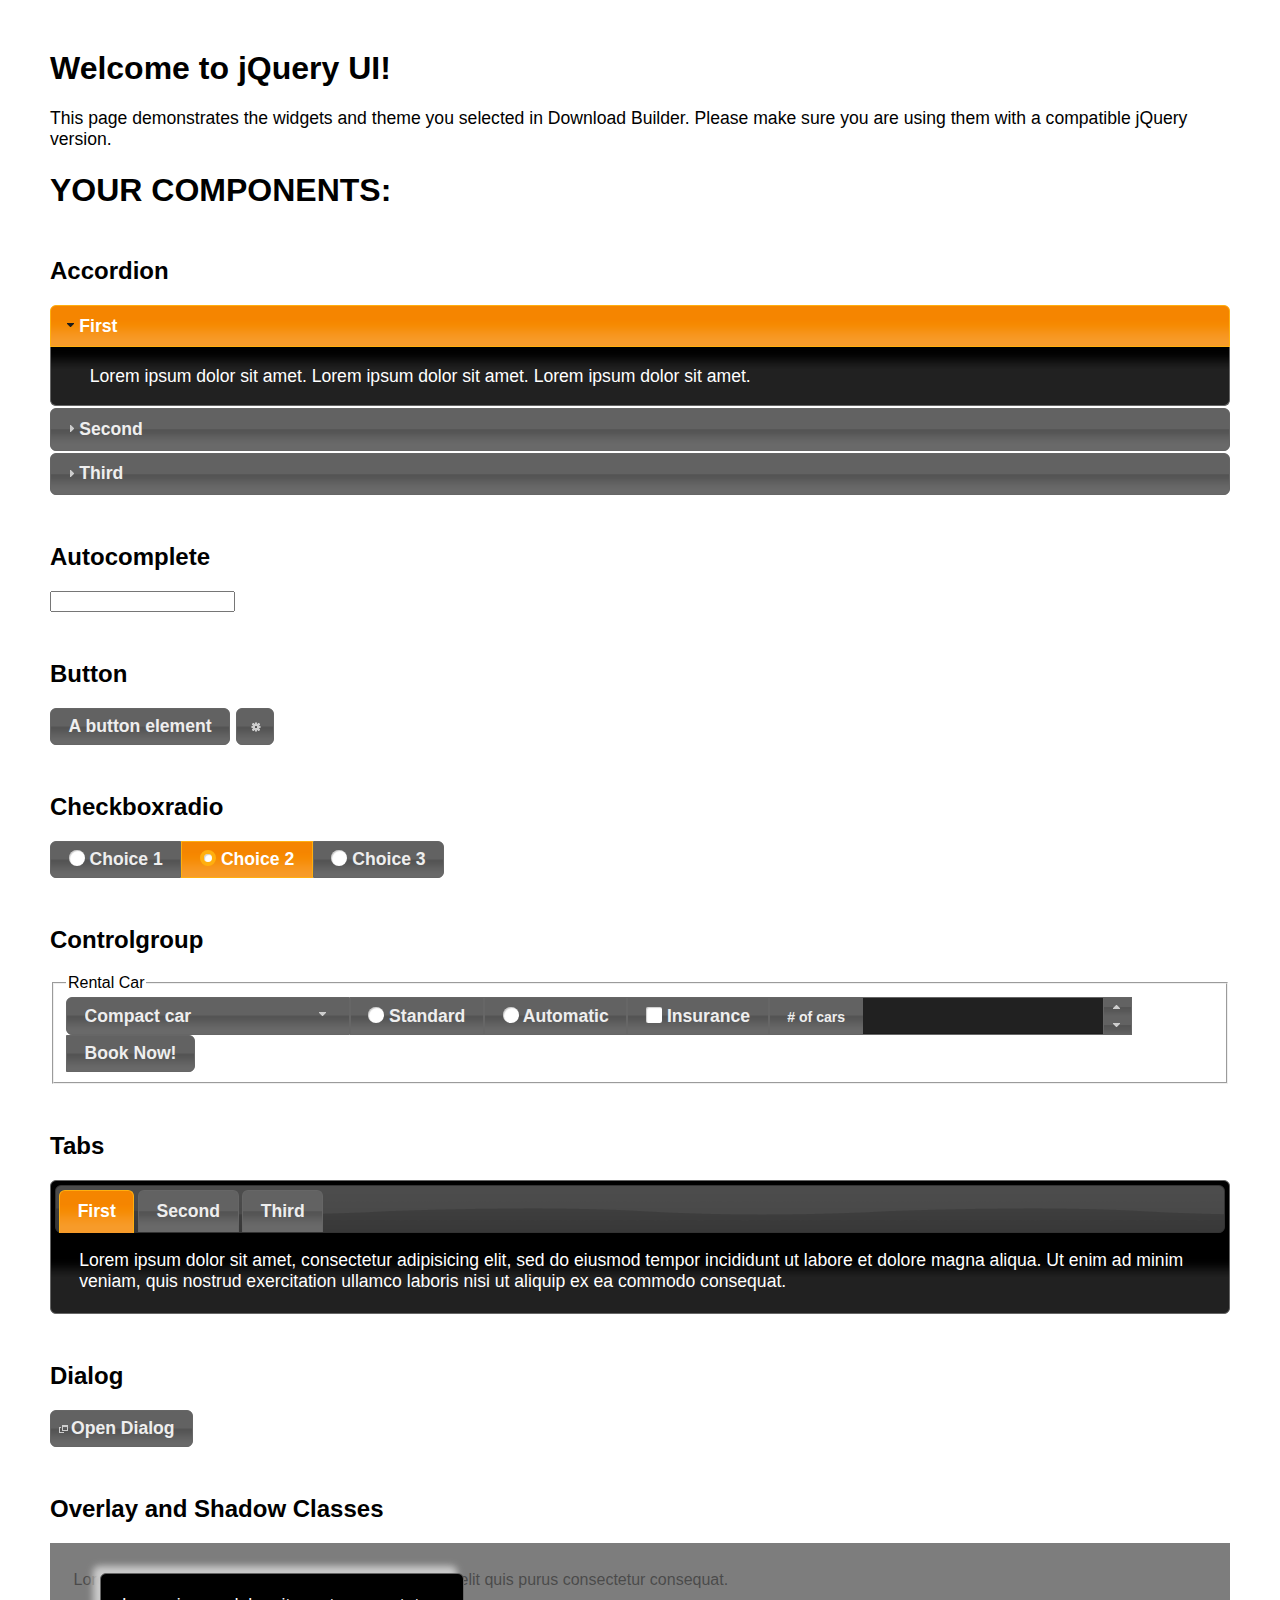
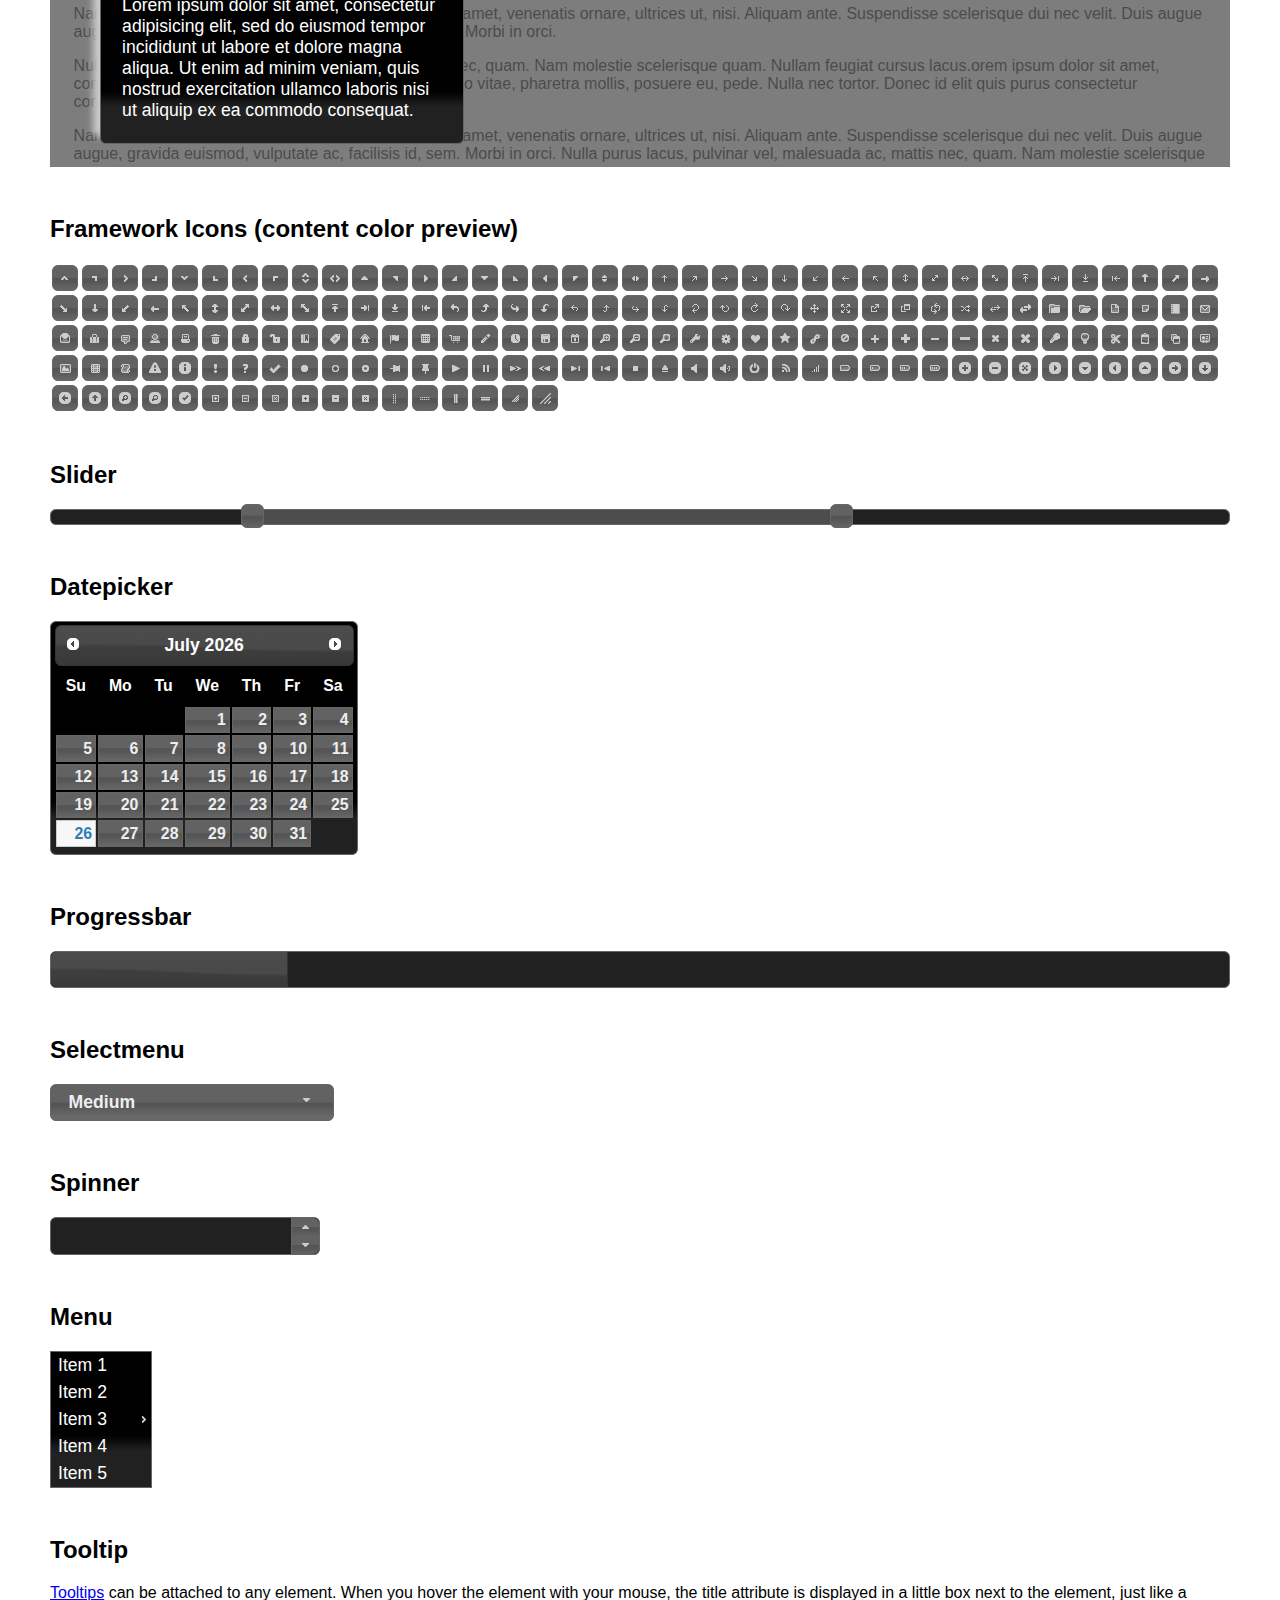
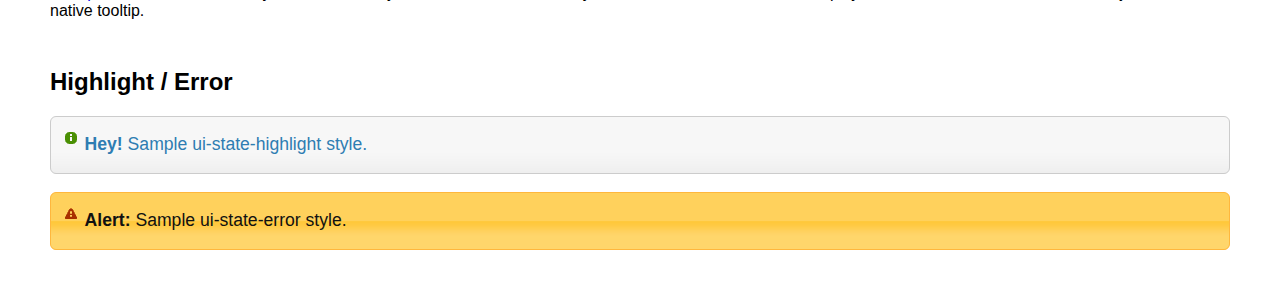
<file: aula-19/vendor/jquery-ui/index.html>
<!doctype html>
<html lang="us">
<head>
	<meta charset="utf-8">
	<title>jQuery UI Example Page</title>
	<link href="jquery-ui.css" rel="stylesheet">
	<style>
	body{
		font-family: "Trebuchet MS", sans-serif;
		margin: 50px;
	}
	.demoHeaders {
		margin-top: 2em;
	}
	#dialog-link {
		padding: .4em 1em .4em 20px;
		text-decoration: none;
		position: relative;
	}
	#dialog-link span.ui-icon {
		margin: 0 5px 0 0;
		position: absolute;
		left: .2em;
		top: 50%;
		margin-top: -8px;
	}
	#icons {
		margin: 0;
		padding: 0;
	}
	#icons li {
		margin: 2px;
		position: relative;
		padding: 4px 0;
		cursor: pointer;
		float: left;
		list-style: none;
	}
	#icons span.ui-icon {
		float: left;
		margin: 0 4px;
	}
	.fakewindowcontain .ui-widget-overlay {
		position: absolute;
	}
	select {
		width: 200px;
	}
	</style>
</head>
<body>

<h1>Welcome to jQuery UI!</h1>

<div class="ui-widget">
	<p>This page demonstrates the widgets and theme you selected in Download Builder. Please make sure you are using them with a compatible jQuery version.</p>
</div>

<h1>YOUR COMPONENTS:</h1>

<!-- Accordion -->
<h2 class="demoHeaders">Accordion</h2>
<div id="accordion">
	<h3>First</h3>
	<div>Lorem ipsum dolor sit amet. Lorem ipsum dolor sit amet. Lorem ipsum dolor sit amet.</div>
	<h3>Second</h3>
	<div>Phasellus mattis tincidunt nibh.</div>
	<h3>Third</h3>
	<div>Nam dui erat, auctor a, dignissim quis.</div>
</div>

<!-- Autocomplete -->
<h2 class="demoHeaders">Autocomplete</h2>
<div>
	<input id="autocomplete" title="type &quot;a&quot;">
</div>

<!-- Button -->
<h2 class="demoHeaders">Button</h2>
<button id="button">A button element</button>
<button id="button-icon">An icon-only button</button>

<!-- Checkboxradio -->
<h2 class="demoHeaders">Checkboxradio</h2>
<form style="margin-top: 1em;">
	<div id="radioset">
		<input type="radio" id="radio1" name="radio"><label for="radio1">Choice 1</label>
		<input type="radio" id="radio2" name="radio" checked="checked"><label for="radio2">Choice 2</label>
		<input type="radio" id="radio3" name="radio"><label for="radio3">Choice 3</label>
	</div>
</form>

<!-- Controlgroup -->
<h2 class="demoHeaders">Controlgroup</h2>
<fieldset>
	<legend>Rental Car</legend>
	<div id="controlgroup">
		<select id="car-type">
			<option>Compact car</option>
			<option>Midsize car</option>
			<option>Full size car</option>
			<option>SUV</option>
			<option>Luxury</option>
			<option>Truck</option>
			<option>Van</option>
		</select>
		<label for="transmission-standard">Standard</label>
		<input type="radio" name="transmission" id="transmission-standard">
		<label for="transmission-automatic">Automatic</label>
		<input type="radio" name="transmission" id="transmission-automatic">
		<label for="insurance">Insurance</label>
		<input type="checkbox" name="insurance" id="insurance">
		<label for="horizontal-spinner" class="ui-controlgroup-label"># of cars</label>
		<input id="horizontal-spinner" class="ui-spinner-input">
		<button>Book Now!</button>
	</div>
</fieldset>

<!-- Tabs -->
<h2 class="demoHeaders">Tabs</h2>
<div id="tabs">
	<ul>
		<li><a href="#tabs-1">First</a></li>
		<li><a href="#tabs-2">Second</a></li>
		<li><a href="#tabs-3">Third</a></li>
	</ul>
	<div id="tabs-1">Lorem ipsum dolor sit amet, consectetur adipisicing elit, sed do eiusmod tempor incididunt ut labore et dolore magna aliqua. Ut enim ad minim veniam, quis nostrud exercitation ullamco laboris nisi ut aliquip ex ea commodo consequat.</div>
	<div id="tabs-2">Phasellus mattis tincidunt nibh. Cras orci urna, blandit id, pretium vel, aliquet ornare, felis. Maecenas scelerisque sem non nisl. Fusce sed lorem in enim dictum bibendum.</div>
	<div id="tabs-3">Nam dui erat, auctor a, dignissim quis, sollicitudin eu, felis. Pellentesque nisi urna, interdum eget, sagittis et, consequat vestibulum, lacus. Mauris porttitor ullamcorper augue.</div>
</div>

<h2 class="demoHeaders">Dialog</h2>
<p>
	<button id="dialog-link" class="ui-button ui-corner-all ui-widget">
		<span class="ui-icon ui-icon-newwin"></span>Open Dialog
	</button>
</p>

<h2 class="demoHeaders">Overlay and Shadow Classes</h2>
<div style="position: relative; width: 96%; height: 200px; padding:1% 2%; overflow:hidden;" class="fakewindowcontain">
	<p>Lorem ipsum dolor sit amet,  Nulla nec tortor. Donec id elit quis purus consectetur consequat. </p><p>Nam congue semper tellus. Sed erat dolor, dapibus sit amet, venenatis ornare, ultrices ut, nisi. Aliquam ante. Suspendisse scelerisque dui nec velit. Duis augue augue, gravida euismod, vulputate ac, facilisis id, sem. Morbi in orci. </p><p>Nulla purus lacus, pulvinar vel, malesuada ac, mattis nec, quam. Nam molestie scelerisque quam. Nullam feugiat cursus lacus.orem ipsum dolor sit amet, consectetur adipiscing elit. Donec libero risus, commodo vitae, pharetra mollis, posuere eu, pede. Nulla nec tortor. Donec id elit quis purus consectetur consequat. </p><p>Nam congue semper tellus. Sed erat dolor, dapibus sit amet, venenatis ornare, ultrices ut, nisi. Aliquam ante. Suspendisse scelerisque dui nec velit. Duis augue augue, gravida euismod, vulputate ac, facilisis id, sem. Morbi in orci. Nulla purus lacus, pulvinar vel, malesuada ac, mattis nec, quam. Nam molestie scelerisque quam. </p><p>Nullam feugiat cursus lacus.orem ipsum dolor sit amet, consectetur adipiscing elit. Donec libero risus, commodo vitae, pharetra mollis, posuere eu, pede. Nulla nec tortor. Donec id elit quis purus consectetur consequat. Nam congue semper tellus. Sed erat dolor, dapibus sit amet, venenatis ornare, ultrices ut, nisi. Aliquam ante. </p><p>Suspendisse scelerisque dui nec velit. Duis augue augue, gravida euismod, vulputate ac, facilisis id, sem. Morbi in orci. Nulla purus lacus, pulvinar vel, malesuada ac, mattis nec, quam. Nam molestie scelerisque quam. Nullam feugiat cursus lacus.orem ipsum dolor sit amet, consectetur adipiscing elit. Donec libero risus, commodo vitae, pharetra mollis, posuere eu, pede. Nulla nec tortor. Donec id elit quis purus consectetur consequat. Nam congue semper tellus. Sed erat dolor, dapibus sit amet, venenatis ornare, ultrices ut, nisi. </p>

	<!-- ui-dialog -->
	<div class="ui-widget-overlay ui-front"></div>
	<div style="position: absolute; width: 320px; left: 50px; top: 30px; padding: 1.2em" class="ui-widget ui-front ui-widget-content ui-corner-all ui-widget-shadow">
		Lorem ipsum dolor sit amet, consectetur adipisicing elit, sed do eiusmod tempor incididunt ut labore et dolore magna aliqua. Ut enim ad minim veniam, quis nostrud exercitation ullamco laboris nisi ut aliquip ex ea commodo consequat.
	</div>

</div>

<!-- ui-dialog -->
<div id="dialog" title="Dialog Title">
	<p>Lorem ipsum dolor sit amet, consectetur adipisicing elit, sed do eiusmod tempor incididunt ut labore et dolore magna aliqua. Ut enim ad minim veniam, quis nostrud exercitation ullamco laboris nisi ut aliquip ex ea commodo consequat.</p>
</div>


<h2 class="demoHeaders">Framework Icons (content color preview)</h2>
<ul id="icons" class="ui-widget ui-helper-clearfix">
	<li class="ui-state-default ui-corner-all" title=".ui-icon-caret-1-n"><span class="ui-icon ui-icon-caret-1-n"></span></li>
	<li class="ui-state-default ui-corner-all" title=".ui-icon-caret-1-ne"><span class="ui-icon ui-icon-caret-1-ne"></span></li>
	<li class="ui-state-default ui-corner-all" title=".ui-icon-caret-1-e"><span class="ui-icon ui-icon-caret-1-e"></span></li>
	<li class="ui-state-default ui-corner-all" title=".ui-icon-caret-1-se"><span class="ui-icon ui-icon-caret-1-se"></span></li>
	<li class="ui-state-default ui-corner-all" title=".ui-icon-caret-1-s"><span class="ui-icon ui-icon-caret-1-s"></span></li>
	<li class="ui-state-default ui-corner-all" title=".ui-icon-caret-1-sw"><span class="ui-icon ui-icon-caret-1-sw"></span></li>
	<li class="ui-state-default ui-corner-all" title=".ui-icon-caret-1-w"><span class="ui-icon ui-icon-caret-1-w"></span></li>
	<li class="ui-state-default ui-corner-all" title=".ui-icon-caret-1-nw"><span class="ui-icon ui-icon-caret-1-nw"></span></li>
	<li class="ui-state-default ui-corner-all" title=".ui-icon-caret-2-n-s"><span class="ui-icon ui-icon-caret-2-n-s"></span></li>
	<li class="ui-state-default ui-corner-all" title=".ui-icon-caret-2-e-w"><span class="ui-icon ui-icon-caret-2-e-w"></span></li>
	<li class="ui-state-default ui-corner-all" title=".ui-icon-triangle-1-n"><span class="ui-icon ui-icon-triangle-1-n"></span></li>
	<li class="ui-state-default ui-corner-all" title=".ui-icon-triangle-1-ne"><span class="ui-icon ui-icon-triangle-1-ne"></span></li>
	<li class="ui-state-default ui-corner-all" title=".ui-icon-triangle-1-e"><span class="ui-icon ui-icon-triangle-1-e"></span></li>
	<li class="ui-state-default ui-corner-all" title=".ui-icon-triangle-1-se"><span class="ui-icon ui-icon-triangle-1-se"></span></li>
	<li class="ui-state-default ui-corner-all" title=".ui-icon-triangle-1-s"><span class="ui-icon ui-icon-triangle-1-s"></span></li>
	<li class="ui-state-default ui-corner-all" title=".ui-icon-triangle-1-sw"><span class="ui-icon ui-icon-triangle-1-sw"></span></li>
	<li class="ui-state-default ui-corner-all" title=".ui-icon-triangle-1-w"><span class="ui-icon ui-icon-triangle-1-w"></span></li>
	<li class="ui-state-default ui-corner-all" title=".ui-icon-triangle-1-nw"><span class="ui-icon ui-icon-triangle-1-nw"></span></li>
	<li class="ui-state-default ui-corner-all" title=".ui-icon-triangle-2-n-s"><span class="ui-icon ui-icon-triangle-2-n-s"></span></li>
	<li class="ui-state-default ui-corner-all" title=".ui-icon-triangle-2-e-w"><span class="ui-icon ui-icon-triangle-2-e-w"></span></li>
	<li class="ui-state-default ui-corner-all" title=".ui-icon-arrow-1-n"><span class="ui-icon ui-icon-arrow-1-n"></span></li>
	<li class="ui-state-default ui-corner-all" title=".ui-icon-arrow-1-ne"><span class="ui-icon ui-icon-arrow-1-ne"></span></li>
	<li class="ui-state-default ui-corner-all" title=".ui-icon-arrow-1-e"><span class="ui-icon ui-icon-arrow-1-e"></span></li>
	<li class="ui-state-default ui-corner-all" title=".ui-icon-arrow-1-se"><span class="ui-icon ui-icon-arrow-1-se"></span></li>
	<li class="ui-state-default ui-corner-all" title=".ui-icon-arrow-1-s"><span class="ui-icon ui-icon-arrow-1-s"></span></li>
	<li class="ui-state-default ui-corner-all" title=".ui-icon-arrow-1-sw"><span class="ui-icon ui-icon-arrow-1-sw"></span></li>
	<li class="ui-state-default ui-corner-all" title=".ui-icon-arrow-1-w"><span class="ui-icon ui-icon-arrow-1-w"></span></li>
	<li class="ui-state-default ui-corner-all" title=".ui-icon-arrow-1-nw"><span class="ui-icon ui-icon-arrow-1-nw"></span></li>
	<li class="ui-state-default ui-corner-all" title=".ui-icon-arrow-2-n-s"><span class="ui-icon ui-icon-arrow-2-n-s"></span></li>
	<li class="ui-state-default ui-corner-all" title=".ui-icon-arrow-2-ne-sw"><span class="ui-icon ui-icon-arrow-2-ne-sw"></span></li>
	<li class="ui-state-default ui-corner-all" title=".ui-icon-arrow-2-e-w"><span class="ui-icon ui-icon-arrow-2-e-w"></span></li>
	<li class="ui-state-default ui-corner-all" title=".ui-icon-arrow-2-se-nw"><span class="ui-icon ui-icon-arrow-2-se-nw"></span></li>
	<li class="ui-state-default ui-corner-all" title=".ui-icon-arrowstop-1-n"><span class="ui-icon ui-icon-arrowstop-1-n"></span></li>
	<li class="ui-state-default ui-corner-all" title=".ui-icon-arrowstop-1-e"><span class="ui-icon ui-icon-arrowstop-1-e"></span></li>
	<li class="ui-state-default ui-corner-all" title=".ui-icon-arrowstop-1-s"><span class="ui-icon ui-icon-arrowstop-1-s"></span></li>
	<li class="ui-state-default ui-corner-all" title=".ui-icon-arrowstop-1-w"><span class="ui-icon ui-icon-arrowstop-1-w"></span></li>
	<li class="ui-state-default ui-corner-all" title=".ui-icon-arrowthick-1-n"><span class="ui-icon ui-icon-arrowthick-1-n"></span></li>
	<li class="ui-state-default ui-corner-all" title=".ui-icon-arrowthick-1-ne"><span class="ui-icon ui-icon-arrowthick-1-ne"></span></li>
	<li class="ui-state-default ui-corner-all" title=".ui-icon-arrowthick-1-e"><span class="ui-icon ui-icon-arrowthick-1-e"></span></li>
	<li class="ui-state-default ui-corner-all" title=".ui-icon-arrowthick-1-se"><span class="ui-icon ui-icon-arrowthick-1-se"></span></li>
	<li class="ui-state-default ui-corner-all" title=".ui-icon-arrowthick-1-s"><span class="ui-icon ui-icon-arrowthick-1-s"></span></li>
	<li class="ui-state-default ui-corner-all" title=".ui-icon-arrowthick-1-sw"><span class="ui-icon ui-icon-arrowthick-1-sw"></span></li>
	<li class="ui-state-default ui-corner-all" title=".ui-icon-arrowthick-1-w"><span class="ui-icon ui-icon-arrowthick-1-w"></span></li>
	<li class="ui-state-default ui-corner-all" title=".ui-icon-arrowthick-1-nw"><span class="ui-icon ui-icon-arrowthick-1-nw"></span></li>
	<li class="ui-state-default ui-corner-all" title=".ui-icon-arrowthick-2-n-s"><span class="ui-icon ui-icon-arrowthick-2-n-s"></span></li>
	<li class="ui-state-default ui-corner-all" title=".ui-icon-arrowthick-2-ne-sw"><span class="ui-icon ui-icon-arrowthick-2-ne-sw"></span></li>
	<li class="ui-state-default ui-corner-all" title=".ui-icon-arrowthick-2-e-w"><span class="ui-icon ui-icon-arrowthick-2-e-w"></span></li>
	<li class="ui-state-default ui-corner-all" title=".ui-icon-arrowthick-2-se-nw"><span class="ui-icon ui-icon-arrowthick-2-se-nw"></span></li>
	<li class="ui-state-default ui-corner-all" title=".ui-icon-arrowthickstop-1-n"><span class="ui-icon ui-icon-arrowthickstop-1-n"></span></li>
	<li class="ui-state-default ui-corner-all" title=".ui-icon-arrowthickstop-1-e"><span class="ui-icon ui-icon-arrowthickstop-1-e"></span></li>
	<li class="ui-state-default ui-corner-all" title=".ui-icon-arrowthickstop-1-s"><span class="ui-icon ui-icon-arrowthickstop-1-s"></span></li>
	<li class="ui-state-default ui-corner-all" title=".ui-icon-arrowthickstop-1-w"><span class="ui-icon ui-icon-arrowthickstop-1-w"></span></li>
	<li class="ui-state-default ui-corner-all" title=".ui-icon-arrowreturnthick-1-w"><span class="ui-icon ui-icon-arrowreturnthick-1-w"></span></li>
	<li class="ui-state-default ui-corner-all" title=".ui-icon-arrowreturnthick-1-n"><span class="ui-icon ui-icon-arrowreturnthick-1-n"></span></li>
	<li class="ui-state-default ui-corner-all" title=".ui-icon-arrowreturnthick-1-e"><span class="ui-icon ui-icon-arrowreturnthick-1-e"></span></li>
	<li class="ui-state-default ui-corner-all" title=".ui-icon-arrowreturnthick-1-s"><span class="ui-icon ui-icon-arrowreturnthick-1-s"></span></li>
	<li class="ui-state-default ui-corner-all" title=".ui-icon-arrowreturn-1-w"><span class="ui-icon ui-icon-arrowreturn-1-w"></span></li>
	<li class="ui-state-default ui-corner-all" title=".ui-icon-arrowreturn-1-n"><span class="ui-icon ui-icon-arrowreturn-1-n"></span></li>
	<li class="ui-state-default ui-corner-all" title=".ui-icon-arrowreturn-1-e"><span class="ui-icon ui-icon-arrowreturn-1-e"></span></li>
	<li class="ui-state-default ui-corner-all" title=".ui-icon-arrowreturn-1-s"><span class="ui-icon ui-icon-arrowreturn-1-s"></span></li>
	<li class="ui-state-default ui-corner-all" title=".ui-icon-arrowrefresh-1-w"><span class="ui-icon ui-icon-arrowrefresh-1-w"></span></li>
	<li class="ui-state-default ui-corner-all" title=".ui-icon-arrowrefresh-1-n"><span class="ui-icon ui-icon-arrowrefresh-1-n"></span></li>
	<li class="ui-state-default ui-corner-all" title=".ui-icon-arrowrefresh-1-e"><span class="ui-icon ui-icon-arrowrefresh-1-e"></span></li>
	<li class="ui-state-default ui-corner-all" title=".ui-icon-arrowrefresh-1-s"><span class="ui-icon ui-icon-arrowrefresh-1-s"></span></li>
	<li class="ui-state-default ui-corner-all" title=".ui-icon-arrow-4"><span class="ui-icon ui-icon-arrow-4"></span></li>
	<li class="ui-state-default ui-corner-all" title=".ui-icon-arrow-4-diag"><span class="ui-icon ui-icon-arrow-4-diag"></span></li>
	<li class="ui-state-default ui-corner-all" title=".ui-icon-extlink"><span class="ui-icon ui-icon-extlink"></span></li>
	<li class="ui-state-default ui-corner-all" title=".ui-icon-newwin"><span class="ui-icon ui-icon-newwin"></span></li>
	<li class="ui-state-default ui-corner-all" title=".ui-icon-refresh"><span class="ui-icon ui-icon-refresh"></span></li>
	<li class="ui-state-default ui-corner-all" title=".ui-icon-shuffle"><span class="ui-icon ui-icon-shuffle"></span></li>
	<li class="ui-state-default ui-corner-all" title=".ui-icon-transfer-e-w"><span class="ui-icon ui-icon-transfer-e-w"></span></li>
	<li class="ui-state-default ui-corner-all" title=".ui-icon-transferthick-e-w"><span class="ui-icon ui-icon-transferthick-e-w"></span></li>
	<li class="ui-state-default ui-corner-all" title=".ui-icon-folder-collapsed"><span class="ui-icon ui-icon-folder-collapsed"></span></li>
	<li class="ui-state-default ui-corner-all" title=".ui-icon-folder-open"><span class="ui-icon ui-icon-folder-open"></span></li>
	<li class="ui-state-default ui-corner-all" title=".ui-icon-document"><span class="ui-icon ui-icon-document"></span></li>
	<li class="ui-state-default ui-corner-all" title=".ui-icon-document-b"><span class="ui-icon ui-icon-document-b"></span></li>
	<li class="ui-state-default ui-corner-all" title=".ui-icon-note"><span class="ui-icon ui-icon-note"></span></li>
	<li class="ui-state-default ui-corner-all" title=".ui-icon-mail-closed"><span class="ui-icon ui-icon-mail-closed"></span></li>
	<li class="ui-state-default ui-corner-all" title=".ui-icon-mail-open"><span class="ui-icon ui-icon-mail-open"></span></li>
	<li class="ui-state-default ui-corner-all" title=".ui-icon-suitcase"><span class="ui-icon ui-icon-suitcase"></span></li>
	<li class="ui-state-default ui-corner-all" title=".ui-icon-comment"><span class="ui-icon ui-icon-comment"></span></li>
	<li class="ui-state-default ui-corner-all" title=".ui-icon-person"><span class="ui-icon ui-icon-person"></span></li>
	<li class="ui-state-default ui-corner-all" title=".ui-icon-print"><span class="ui-icon ui-icon-print"></span></li>
	<li class="ui-state-default ui-corner-all" title=".ui-icon-trash"><span class="ui-icon ui-icon-trash"></span></li>
	<li class="ui-state-default ui-corner-all" title=".ui-icon-locked"><span class="ui-icon ui-icon-locked"></span></li>
	<li class="ui-state-default ui-corner-all" title=".ui-icon-unlocked"><span class="ui-icon ui-icon-unlocked"></span></li>
	<li class="ui-state-default ui-corner-all" title=".ui-icon-bookmark"><span class="ui-icon ui-icon-bookmark"></span></li>
	<li class="ui-state-default ui-corner-all" title=".ui-icon-tag"><span class="ui-icon ui-icon-tag"></span></li>
	<li class="ui-state-default ui-corner-all" title=".ui-icon-home"><span class="ui-icon ui-icon-home"></span></li>
	<li class="ui-state-default ui-corner-all" title=".ui-icon-flag"><span class="ui-icon ui-icon-flag"></span></li>
	<li class="ui-state-default ui-corner-all" title=".ui-icon-calculator"><span class="ui-icon ui-icon-calculator"></span></li>
	<li class="ui-state-default ui-corner-all" title=".ui-icon-cart"><span class="ui-icon ui-icon-cart"></span></li>
	<li class="ui-state-default ui-corner-all" title=".ui-icon-pencil"><span class="ui-icon ui-icon-pencil"></span></li>
	<li class="ui-state-default ui-corner-all" title=".ui-icon-clock"><span class="ui-icon ui-icon-clock"></span></li>
	<li class="ui-state-default ui-corner-all" title=".ui-icon-disk"><span class="ui-icon ui-icon-disk"></span></li>
	<li class="ui-state-default ui-corner-all" title=".ui-icon-calendar"><span class="ui-icon ui-icon-calendar"></span></li>
	<li class="ui-state-default ui-corner-all" title=".ui-icon-zoomin"><span class="ui-icon ui-icon-zoomin"></span></li>
	<li class="ui-state-default ui-corner-all" title=".ui-icon-zoomout"><span class="ui-icon ui-icon-zoomout"></span></li>
	<li class="ui-state-default ui-corner-all" title=".ui-icon-search"><span class="ui-icon ui-icon-search"></span></li>
	<li class="ui-state-default ui-corner-all" title=".ui-icon-wrench"><span class="ui-icon ui-icon-wrench"></span></li>
	<li class="ui-state-default ui-corner-all" title=".ui-icon-gear"><span class="ui-icon ui-icon-gear"></span></li>
	<li class="ui-state-default ui-corner-all" title=".ui-icon-heart"><span class="ui-icon ui-icon-heart"></span></li>
	<li class="ui-state-default ui-corner-all" title=".ui-icon-star"><span class="ui-icon ui-icon-star"></span></li>
	<li class="ui-state-default ui-corner-all" title=".ui-icon-link"><span class="ui-icon ui-icon-link"></span></li>
	<li class="ui-state-default ui-corner-all" title=".ui-icon-cancel"><span class="ui-icon ui-icon-cancel"></span></li>
	<li class="ui-state-default ui-corner-all" title=".ui-icon-plus"><span class="ui-icon ui-icon-plus"></span></li>
	<li class="ui-state-default ui-corner-all" title=".ui-icon-plusthick"><span class="ui-icon ui-icon-plusthick"></span></li>
	<li class="ui-state-default ui-corner-all" title=".ui-icon-minus"><span class="ui-icon ui-icon-minus"></span></li>
	<li class="ui-state-default ui-corner-all" title=".ui-icon-minusthick"><span class="ui-icon ui-icon-minusthick"></span></li>
	<li class="ui-state-default ui-corner-all" title=".ui-icon-close"><span class="ui-icon ui-icon-close"></span></li>
	<li class="ui-state-default ui-corner-all" title=".ui-icon-closethick"><span class="ui-icon ui-icon-closethick"></span></li>
	<li class="ui-state-default ui-corner-all" title=".ui-icon-key"><span class="ui-icon ui-icon-key"></span></li>
	<li class="ui-state-default ui-corner-all" title=".ui-icon-lightbulb"><span class="ui-icon ui-icon-lightbulb"></span></li>
	<li class="ui-state-default ui-corner-all" title=".ui-icon-scissors"><span class="ui-icon ui-icon-scissors"></span></li>
	<li class="ui-state-default ui-corner-all" title=".ui-icon-clipboard"><span class="ui-icon ui-icon-clipboard"></span></li>
	<li class="ui-state-default ui-corner-all" title=".ui-icon-copy"><span class="ui-icon ui-icon-copy"></span></li>
	<li class="ui-state-default ui-corner-all" title=".ui-icon-contact"><span class="ui-icon ui-icon-contact"></span></li>
	<li class="ui-state-default ui-corner-all" title=".ui-icon-image"><span class="ui-icon ui-icon-image"></span></li>
	<li class="ui-state-default ui-corner-all" title=".ui-icon-video"><span class="ui-icon ui-icon-video"></span></li>
	<li class="ui-state-default ui-corner-all" title=".ui-icon-script"><span class="ui-icon ui-icon-script"></span></li>
	<li class="ui-state-default ui-corner-all" title=".ui-icon-alert"><span class="ui-icon ui-icon-alert"></span></li>
	<li class="ui-state-default ui-corner-all" title=".ui-icon-info"><span class="ui-icon ui-icon-info"></span></li>
	<li class="ui-state-default ui-corner-all" title=".ui-icon-notice"><span class="ui-icon ui-icon-notice"></span></li>
	<li class="ui-state-default ui-corner-all" title=".ui-icon-help"><span class="ui-icon ui-icon-help"></span></li>
	<li class="ui-state-default ui-corner-all" title=".ui-icon-check"><span class="ui-icon ui-icon-check"></span></li>
	<li class="ui-state-default ui-corner-all" title=".ui-icon-bullet"><span class="ui-icon ui-icon-bullet"></span></li>
	<li class="ui-state-default ui-corner-all" title=".ui-icon-radio-off"><span class="ui-icon ui-icon-radio-off"></span></li>
	<li class="ui-state-default ui-corner-all" title=".ui-icon-radio-on"><span class="ui-icon ui-icon-radio-on"></span></li>
	<li class="ui-state-default ui-corner-all" title=".ui-icon-pin-w"><span class="ui-icon ui-icon-pin-w"></span></li>
	<li class="ui-state-default ui-corner-all" title=".ui-icon-pin-s"><span class="ui-icon ui-icon-pin-s"></span></li>
	<li class="ui-state-default ui-corner-all" title=".ui-icon-play"><span class="ui-icon ui-icon-play"></span></li>
	<li class="ui-state-default ui-corner-all" title=".ui-icon-pause"><span class="ui-icon ui-icon-pause"></span></li>
	<li class="ui-state-default ui-corner-all" title=".ui-icon-seek-next"><span class="ui-icon ui-icon-seek-next"></span></li>
	<li class="ui-state-default ui-corner-all" title=".ui-icon-seek-prev"><span class="ui-icon ui-icon-seek-prev"></span></li>
	<li class="ui-state-default ui-corner-all" title=".ui-icon-seek-end"><span class="ui-icon ui-icon-seek-end"></span></li>
	<li class="ui-state-default ui-corner-all" title=".ui-icon-seek-first"><span class="ui-icon ui-icon-seek-first"></span></li>
	<li class="ui-state-default ui-corner-all" title=".ui-icon-stop"><span class="ui-icon ui-icon-stop"></span></li>
	<li class="ui-state-default ui-corner-all" title=".ui-icon-eject"><span class="ui-icon ui-icon-eject"></span></li>
	<li class="ui-state-default ui-corner-all" title=".ui-icon-volume-off"><span class="ui-icon ui-icon-volume-off"></span></li>
	<li class="ui-state-default ui-corner-all" title=".ui-icon-volume-on"><span class="ui-icon ui-icon-volume-on"></span></li>
	<li class="ui-state-default ui-corner-all" title=".ui-icon-power"><span class="ui-icon ui-icon-power"></span></li>
	<li class="ui-state-default ui-corner-all" title=".ui-icon-signal-diag"><span class="ui-icon ui-icon-signal-diag"></span></li>
	<li class="ui-state-default ui-corner-all" title=".ui-icon-signal"><span class="ui-icon ui-icon-signal"></span></li>
	<li class="ui-state-default ui-corner-all" title=".ui-icon-battery-0"><span class="ui-icon ui-icon-battery-0"></span></li>
	<li class="ui-state-default ui-corner-all" title=".ui-icon-battery-1"><span class="ui-icon ui-icon-battery-1"></span></li>
	<li class="ui-state-default ui-corner-all" title=".ui-icon-battery-2"><span class="ui-icon ui-icon-battery-2"></span></li>
	<li class="ui-state-default ui-corner-all" title=".ui-icon-battery-3"><span class="ui-icon ui-icon-battery-3"></span></li>
	<li class="ui-state-default ui-corner-all" title=".ui-icon-circle-plus"><span class="ui-icon ui-icon-circle-plus"></span></li>
	<li class="ui-state-default ui-corner-all" title=".ui-icon-circle-minus"><span class="ui-icon ui-icon-circle-minus"></span></li>
	<li class="ui-state-default ui-corner-all" title=".ui-icon-circle-close"><span class="ui-icon ui-icon-circle-close"></span></li>
	<li class="ui-state-default ui-corner-all" title=".ui-icon-circle-triangle-e"><span class="ui-icon ui-icon-circle-triangle-e"></span></li>
	<li class="ui-state-default ui-corner-all" title=".ui-icon-circle-triangle-s"><span class="ui-icon ui-icon-circle-triangle-s"></span></li>
	<li class="ui-state-default ui-corner-all" title=".ui-icon-circle-triangle-w"><span class="ui-icon ui-icon-circle-triangle-w"></span></li>
	<li class="ui-state-default ui-corner-all" title=".ui-icon-circle-triangle-n"><span class="ui-icon ui-icon-circle-triangle-n"></span></li>
	<li class="ui-state-default ui-corner-all" title=".ui-icon-circle-arrow-e"><span class="ui-icon ui-icon-circle-arrow-e"></span></li>
	<li class="ui-state-default ui-corner-all" title=".ui-icon-circle-arrow-s"><span class="ui-icon ui-icon-circle-arrow-s"></span></li>
	<li class="ui-state-default ui-corner-all" title=".ui-icon-circle-arrow-w"><span class="ui-icon ui-icon-circle-arrow-w"></span></li>
	<li class="ui-state-default ui-corner-all" title=".ui-icon-circle-arrow-n"><span class="ui-icon ui-icon-circle-arrow-n"></span></li>
	<li class="ui-state-default ui-corner-all" title=".ui-icon-circle-zoomin"><span class="ui-icon ui-icon-circle-zoomin"></span></li>
	<li class="ui-state-default ui-corner-all" title=".ui-icon-circle-zoomout"><span class="ui-icon ui-icon-circle-zoomout"></span></li>
	<li class="ui-state-default ui-corner-all" title=".ui-icon-circle-check"><span class="ui-icon ui-icon-circle-check"></span></li>
	<li class="ui-state-default ui-corner-all" title=".ui-icon-circlesmall-plus"><span class="ui-icon ui-icon-circlesmall-plus"></span></li>
	<li class="ui-state-default ui-corner-all" title=".ui-icon-circlesmall-minus"><span class="ui-icon ui-icon-circlesmall-minus"></span></li>
	<li class="ui-state-default ui-corner-all" title=".ui-icon-circlesmall-close"><span class="ui-icon ui-icon-circlesmall-close"></span></li>
	<li class="ui-state-default ui-corner-all" title=".ui-icon-squaresmall-plus"><span class="ui-icon ui-icon-squaresmall-plus"></span></li>
	<li class="ui-state-default ui-corner-all" title=".ui-icon-squaresmall-minus"><span class="ui-icon ui-icon-squaresmall-minus"></span></li>
	<li class="ui-state-default ui-corner-all" title=".ui-icon-squaresmall-close"><span class="ui-icon ui-icon-squaresmall-close"></span></li>
	<li class="ui-state-default ui-corner-all" title=".ui-icon-grip-dotted-vertical"><span class="ui-icon ui-icon-grip-dotted-vertical"></span></li>
	<li class="ui-state-default ui-corner-all" title=".ui-icon-grip-dotted-horizontal"><span class="ui-icon ui-icon-grip-dotted-horizontal"></span></li>
	<li class="ui-state-default ui-corner-all" title=".ui-icon-grip-solid-vertical"><span class="ui-icon ui-icon-grip-solid-vertical"></span></li>
	<li class="ui-state-default ui-corner-all" title=".ui-icon-grip-solid-horizontal"><span class="ui-icon ui-icon-grip-solid-horizontal"></span></li>
	<li class="ui-state-default ui-corner-all" title=".ui-icon-gripsmall-diagonal-se"><span class="ui-icon ui-icon-gripsmall-diagonal-se"></span></li>
	<li class="ui-state-default ui-corner-all" title=".ui-icon-grip-diagonal-se"><span class="ui-icon ui-icon-grip-diagonal-se"></span></li>
</ul>

<!-- Slider -->
<h2 class="demoHeaders">Slider</h2>
<div id="slider"></div>

<!-- Datepicker -->
<h2 class="demoHeaders">Datepicker</h2>
<div id="datepicker"></div>

<!-- Progressbar -->
<h2 class="demoHeaders">Progressbar</h2>
<div id="progressbar"></div>

<!-- Progressbar -->
<h2 class="demoHeaders">Selectmenu</h2>
<select id="selectmenu">
	<option>Slower</option>
	<option>Slow</option>
	<option selected="selected">Medium</option>
	<option>Fast</option>
	<option>Faster</option>
</select>

<!-- Spinner -->
<h2 class="demoHeaders">Spinner</h2>
<input id="spinner">

<!-- Menu -->
<h2 class="demoHeaders">Menu</h2>
<ul style="width:100px;" id="menu">
	<li><div>Item 1</div></li>
	<li><div>Item 2</div></li>
	<li><div>Item 3</div>
		<ul>
			<li><div>Item 3-1</div></li>
			<li><div>Item 3-2</div></li>
			<li><div>Item 3-3</div></li>
			<li><div>Item 3-4</div></li>
			<li><div>Item 3-5</div></li>
		</ul>
	</li>
	<li><div>Item 4</div></li>
	<li><div>Item 5</div></li>
</ul>

<!-- Tooltip -->
<h2 class="demoHeaders">Tooltip</h2>
<p id="tooltip">
	<a href="#" title="That&apos;s what this widget is">Tooltips</a> can be attached to any element. When you hover
the element with your mouse, the title attribute is displayed in a little box next to the element, just like a native tooltip.
</p>

<!-- Highlight / Error -->
<h2 class="demoHeaders">Highlight / Error</h2>
<div class="ui-widget">
	<div class="ui-state-highlight ui-corner-all" style="margin-top: 20px; padding: 0 .7em;">
		<p><span class="ui-icon ui-icon-info" style="float: left; margin-right: .3em;"></span>
		<strong>Hey!</strong> Sample ui-state-highlight style.</p>
	</div>
</div>
<br>
<div class="ui-widget">
	<div class="ui-state-error ui-corner-all" style="padding: 0 .7em;">
		<p><span class="ui-icon ui-icon-alert" style="float: left; margin-right: .3em;"></span>
		<strong>Alert:</strong> Sample ui-state-error style.</p>
	</div>
</div>

<script src="external/jquery/jquery.js"></script>
<script src="jquery-ui.js"></script>
<script>
$( "#accordion" ).accordion();

var availableTags = [
	"ActionScript",
	"AppleScript",
	"Asp",
	"BASIC",
	"C",
	"C++",
	"Clojure",
	"COBOL",
	"ColdFusion",
	"Erlang",
	"Fortran",
	"Groovy",
	"Haskell",
	"Java",
	"JavaScript",
	"Lisp",
	"Perl",
	"PHP",
	"Python",
	"Ruby",
	"Scala",
	"Scheme"
];
$( "#autocomplete" ).autocomplete({
	source: availableTags
});

$( "#button" ).button();
$( "#button-icon" ).button({
	icon: "ui-icon-gear",
	showLabel: false
});

$( "#radioset" ).buttonset();

$( "#controlgroup" ).controlgroup();

$( "#tabs" ).tabs();

$( "#dialog" ).dialog({
	autoOpen: false,
	width: 400,
	buttons: [
		{
			text: "Ok",
			click: function() {
				$( this ).dialog( "close" );
			}
		},
		{
			text: "Cancel",
			click: function() {
				$( this ).dialog( "close" );
			}
		}
	]
});

// Link to open the dialog
$( "#dialog-link" ).click(function( event ) {
	$( "#dialog" ).dialog( "open" );
	event.preventDefault();
});

$( "#datepicker" ).datepicker({
	inline: true
});

$( "#slider" ).slider({
	range: true,
	values: [ 17, 67 ]
});

$( "#progressbar" ).progressbar({
	value: 20
});

$( "#spinner" ).spinner();

$( "#menu" ).menu();

$( "#tooltip" ).tooltip();

$( "#selectmenu" ).selectmenu();

// Hover states on the static widgets
$( "#dialog-link, #icons li" ).hover(
	function() {
		$( this ).addClass( "ui-state-hover" );
	},
	function() {
		$( this ).removeClass( "ui-state-hover" );
	}
);
</script>
</body>
</html>
</file>
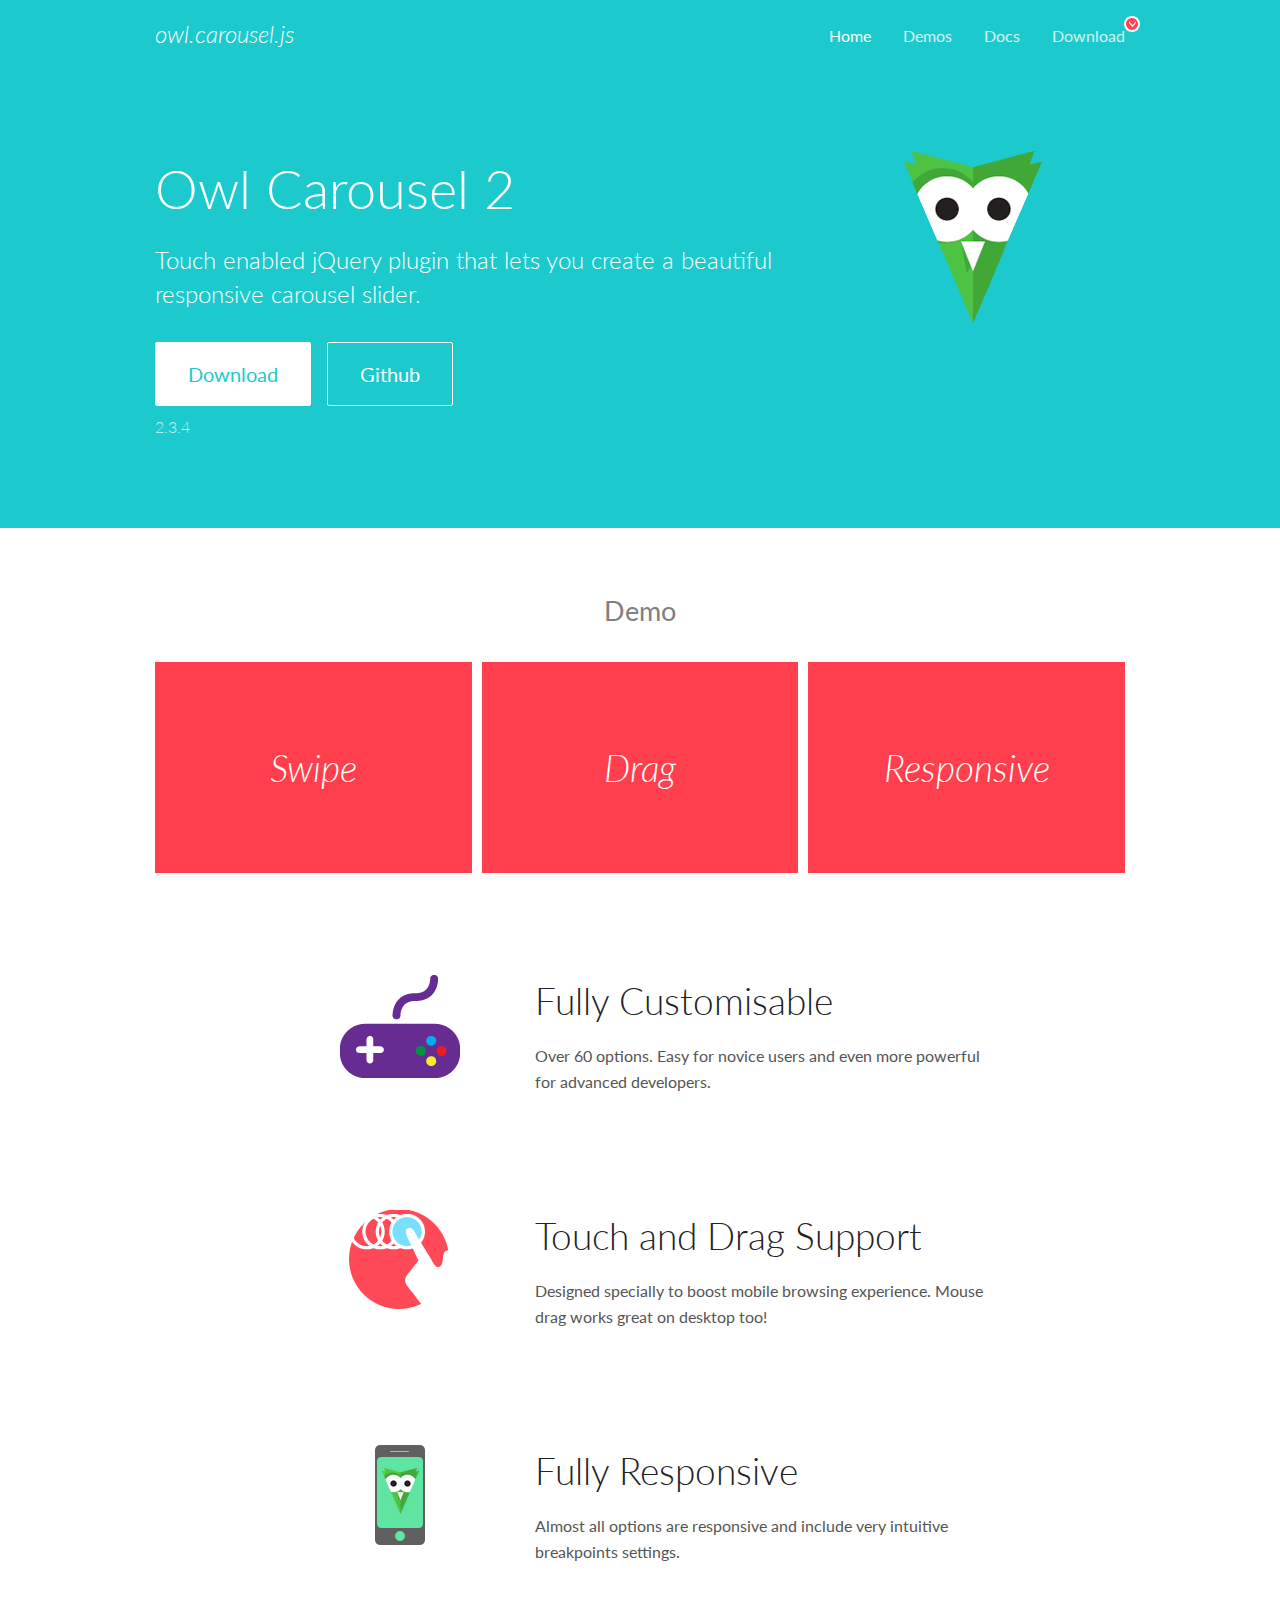
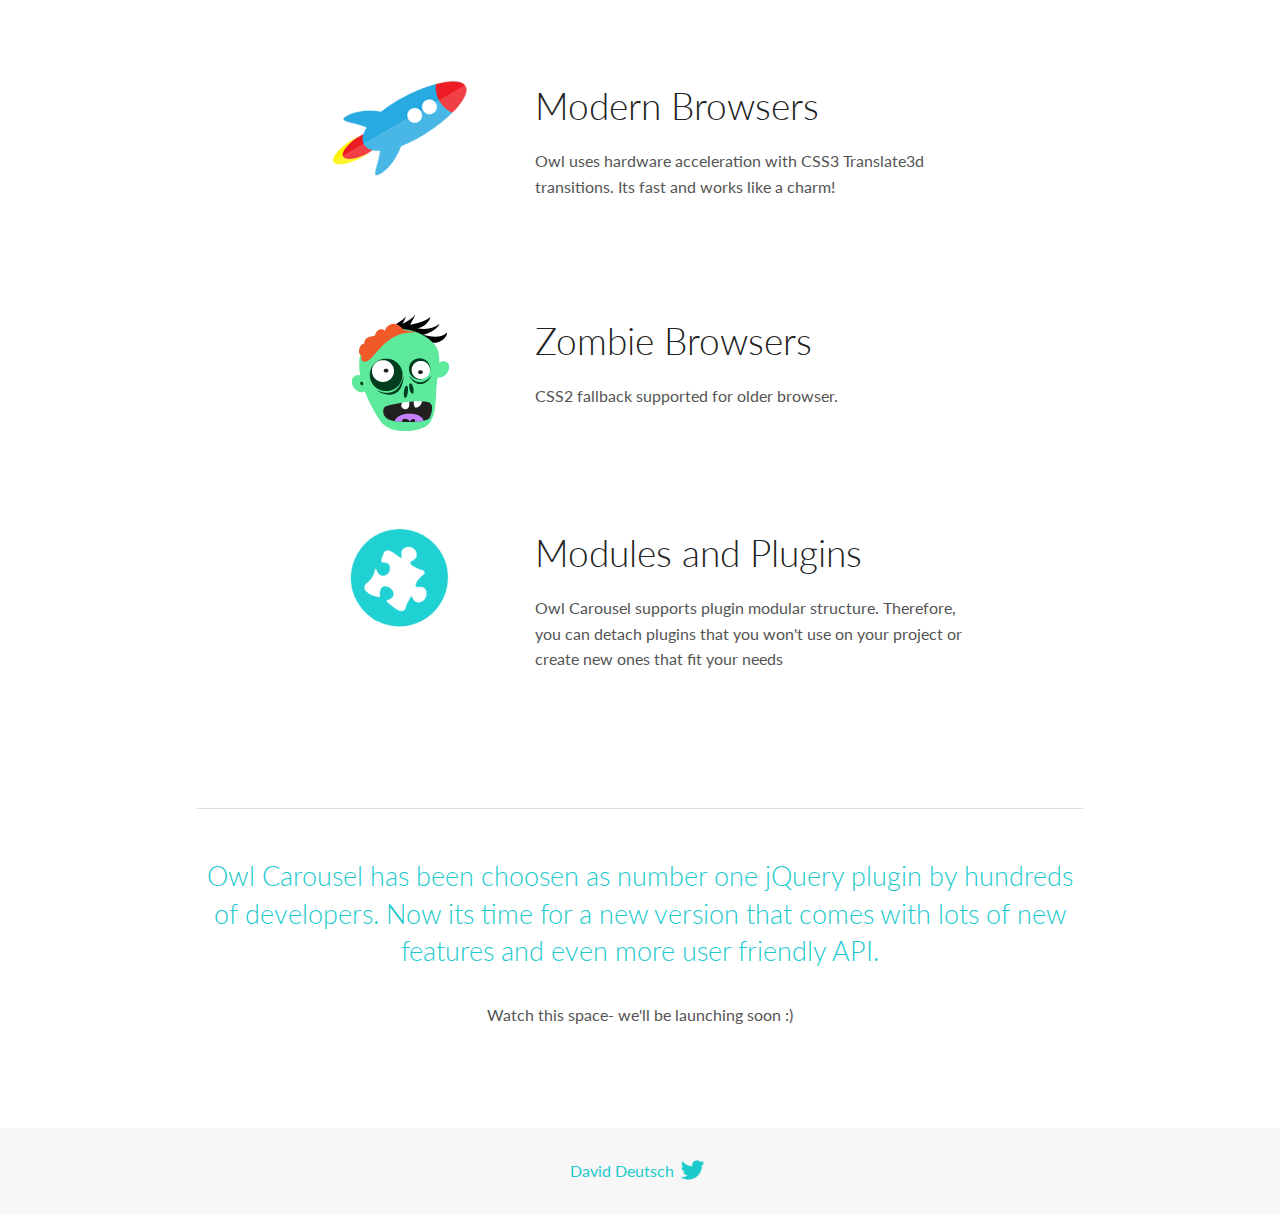
<file: aula-18/libs/owlcarousel/docs/index.html>
<!DOCTYPE html>
<html lang="en">
  <head>

    <!-- head -->
    <meta charset="utf-8">
    <meta name="msapplication-tap-highlight" content="no" />
    <meta name="viewport" content="width=device-width, initial-scale=1.0" />
    <meta name="description" content="Touch enabled jQuery plugin that lets you create beautiful responsive carousel slider.">
    <meta name="author" content="David Deutsch">
    <title>
      Home | Owl Carousel | 2.3.4
    </title>

    <!-- Stylesheets -->
    <link href='https://fonts.googleapis.com/css?family=Lato:300,400,700,400italic,300italic' rel='stylesheet' type='text/css'>
    <link rel="stylesheet" href="assets/css/docs.theme.min.css">

    <!-- Owl Stylesheets -->
    <link rel="stylesheet" href="assets/owlcarousel/assets/owl.carousel.min.css">
    <link rel="stylesheet" href="assets/owlcarousel/assets/owl.theme.default.min.css">

    <!-- HTML5 shim and Respond.js IE8 support of HTML5 elements and media queries -->

    <!--[if lt IE 9]>
      <script src="https://oss.maxcdn.com/libs/html5shiv/3.7.0/html5shiv.js"></script>
      <script src="https://oss.maxcdn.com/libs/respond.js/1.3.0/respond.min.js"></script>
    <![endif]-->

    <!-- Favicons -->
    <link rel="apple-touch-icon-precomposed" sizes="144x144" href="assets/ico/apple-touch-icon-144-precomposed.png">
    <link rel="shortcut icon" href="assets/ico/favicon.png">
    <link rel="shortcut icon" href="favicon.ico">

    <!-- Yeah i know js should not be in header. Its required for demos.-->

    <!-- javascript -->
    <script src="assets/vendors/jquery.min.js"></script>
    <script src="assets/owlcarousel/owl.carousel.js"></script>
  </head>
  <body>

    <!-- header -->
    <header class="header">
      <div class="row">
        <div class="large-12 columns">
          <div class="brand left">
            <h3>
              <a href="/OwlCarousel2/">owl.carousel.js</a> 
            </h3>
          </div>
          <a id="toggle-nav" class="right">
            <span></span> <span></span> <span></span> 
          </a> 
          <div class="nav-bar">
            <ul class="clearfix">
              <li class="active">
                <a href="/OwlCarousel2/index.html">Home</a> 
              </li>
              <li> <a href="/OwlCarousel2/demos/demos.html">Demos</a>  </li>
              <li> <a href="/OwlCarousel2/docs/started-welcome.html">Docs</a>  </li>
              <li>
                <a href="https://github.com/OwlCarousel2/OwlCarousel2/archive/2.3.4.zip">Download</a> 
                <span class="download"></span> 
              </li>
            </ul>
          </div>
        </div>
      </div>
    </header>

    <!-- home panel -->
    <section id="hero">
      <div class="row">
        <div class="large-8 medium-8 columns">
          <h1>Owl Carousel 2</h1>
          <h4>Touch enabled jQuery plugin that lets you create a beautiful responsive carousel slider.</h4>
          <a href="https://github.com/OwlCarousel2/OwlCarousel2/archive/2.3.4.zip" class="hero-button">Download</a> 
          <a href="https://github.com/OwlCarousel2/OwlCarousel2" class="hero-button outline">Github</a> 
          <p>2.3.4</p>
        </div>
        <div class="large-4 medium-4 columns">
          <img class="owl-logo" src="assets/img/owl-logo.png" alt="mr. Owl">
        </div>
      </div>
    </section>

    <!-- body -->
    <div class="home-demo">
      <div class="row">
        <div class="large-12 columns">
          <h3>Demo</h3>
          <div class="owl-carousel">
            <div class="item">
              <h2>Swipe</h2>
            </div>
            <div class="item">
              <h2>Drag</h2>
            </div>
            <div class="item">
              <h2>Responsive</h2>
            </div>
            <div class="item">
              <h2>CSS3</h2>
            </div>
            <div class="item">
              <h2>Fast</h2>
            </div>
            <div class="item">
              <h2>Easy</h2>
            </div>
            <div class="item">
              <h2>Free</h2>
            </div>
            <div class="item">
              <h2>Upgradable</h2>
            </div>
            <div class="item">
              <h2>Tons of options</h2>
            </div>
            <div class="item">
              <h2>Infinity</h2>
            </div>
            <div class="item">
              <h2>Auto Width</h2>
            </div>
          </div>
        </div>
      </div>
    </div>
    <script>
      var owl = $('.owl-carousel');
      owl.owlCarousel({
        margin: 10,
        loop: true,
        responsive: {
          0: {
            items: 1
          },
          600: {
            items: 2
          },
          1000: {
            items: 3
          }
        }
      })
    </script>

    <!-- features -->
    <div id="features">
      <div class="row">
        <div class="small-12 medium-9 small-centered columns">
          <section class="row feature">
            <div class="medium-4 small-12 columns">
              <img src="assets/img/feature-options.png" alt="">
            </div>
            <div class="medium-8 small-12 columns">
              <h2>Fully Customisable</h2>
              <p>Over 60 options. Easy for novice users and even more powerful for advanced developers.</p>
            </div>
          </section>
          <section class="row feature">
            <div class="medium-4 small-12 columns">
              <img src="assets/img/feature-drag.png" alt="">
            </div>
            <div class="medium-8 small-12 columns">
              <h2>Touch and Drag Support</h2>
              <p>Designed specially to boost mobile browsing experience. Mouse drag works great on desktop too!</p>
            </div>
          </section>
          <section class="row feature">
            <div class="medium-4 small-12 columns">
              <img src="assets/img/feature-responsive.png" alt="">
            </div>
            <div class="medium-8 small-12 columns">
              <h2>Fully Responsive</h2>
              <p>Almost all options are responsive and include very intuitive breakpoints settings.</p>
            </div>
          </section>
          <section class="row feature">
            <div class="medium-4 small-12 columns">
              <img src="assets/img/feature-modern.png" alt="">
            </div>
            <div class="medium-8 small-12 columns">
              <h2>Modern Browsers</h2>
              <p>Owl uses hardware acceleration with CSS3 Translate3d transitions. Its fast and works like a charm! </p>
            </div>
          </section>
          <section class="row feature">
            <div class="medium-4 small-12 columns">
              <img src="assets/img/feature-zombie.png" alt="">
            </div>
            <div class="medium-8 small-12 columns">
              <h2>Zombie Browsers</h2>
              <p>CSS2 fallback supported for older browser.</p>
            </div>
          </section>
          <section class="row feature">
            <div class="medium-4 small-12 columns">
              <img src="assets/img/feature-module.png" alt="">
            </div>
            <div class="medium-8 small-12 columns">
              <h2>Modules and Plugins</h2>
              <p>Owl Carousel supports plugin modular structure. Therefore, you can detach plugins that you won&#x27;t use on your project or create new ones that fit your needs</p>
            </div>
          </section>
        </div>
      </div>
    </div>

    <!-- footer -->
    <section id="teaser-text">
      <div class="row">
        <div class="small-12 medium-11 small-centered columns">
          <hr>
          <h3 id="owl-carousel-has-been-choosen-as-number-one-jquery-plugin-by-hundreds-of-developers-now-its-time-for-a-new-version-that-comes-with-lots-of-new-features-and-even-more-user-friendly-api-">Owl Carousel has been choosen as number one jQuery plugin by hundreds of developers. Now its time for a new version that comes with lots of new features and even more user friendly API.</h3>
          <p>Watch this space- we&#39;ll be launching soon :)</p>
        </div>
      </div>
    </section>

    <!-- footer -->
    <footer class="footer">
      <div class="row">
        <div class="large-12 columns">
          <h5>
            <a href="/OwlCarousel2/docs/support-contact.html">David Deutsch</a> 
            <a id="custom-tweet-button" href="https://twitter.com/share?url=https://github.com/OwlCarousel2/OwlCarousel2&text=Owl Carousel - This is so awesome! " target="_blank"></a> 
          </h5>
        </div>
      </div>
    </footer>

    <!-- vendors -->
    <script src="assets/vendors/highlight.js"></script>
    <script src="assets/js/app.js"></script>
  </body>
</html>
</file>
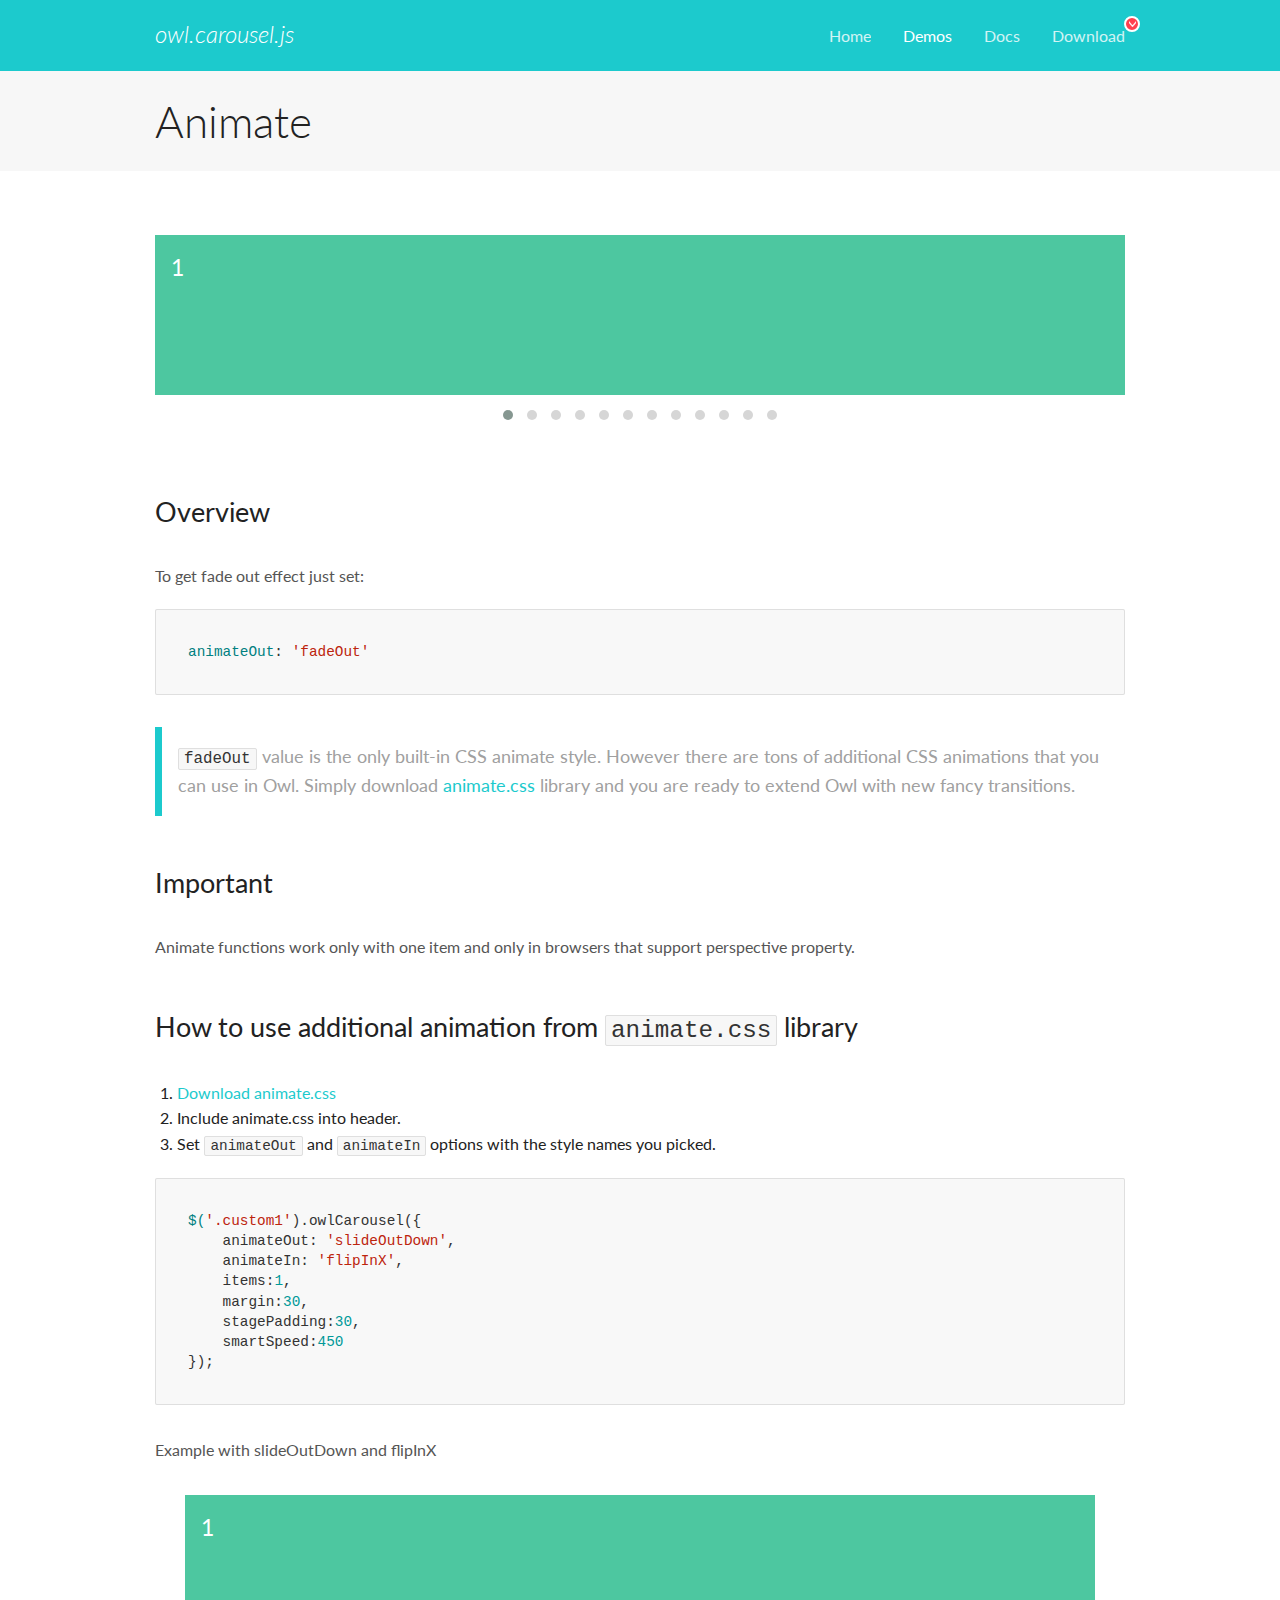
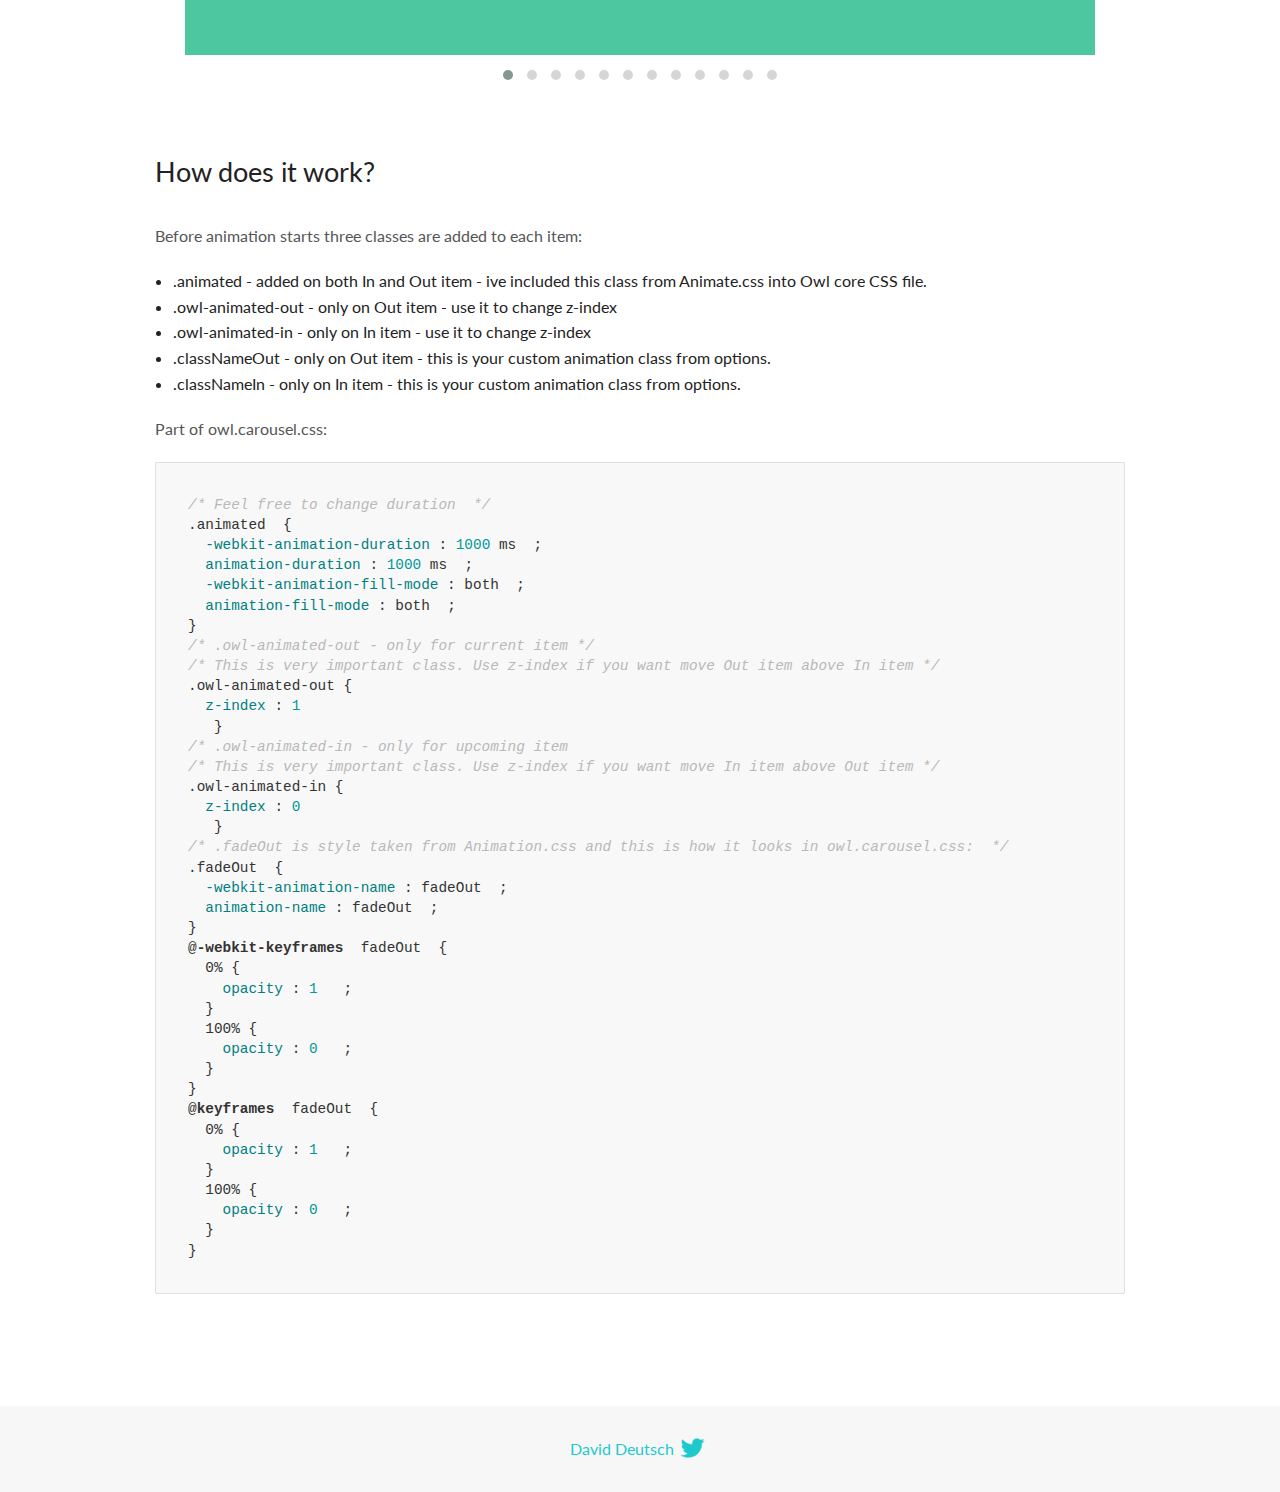
<file: aula-18/libs/owlcarousel/docs/demos/animate.html>
<!DOCTYPE html>
<html lang="en">
  <head>

    <!-- head -->
    <meta charset="utf-8">
    <meta name="msapplication-tap-highlight" content="no" />
    <meta name="viewport" content="width=device-width, initial-scale=1.0" />
    <meta name="description" content="Animate carousel">
    <meta name="author" content="David Deutsch">
    <title>
      Animate Demo | Owl Carousel | 2.3.4
    </title>

    <!-- Stylesheets -->
    <link href='https://fonts.googleapis.com/css?family=Lato:300,400,700,400italic,300italic' rel='stylesheet' type='text/css'>
    <link rel="stylesheet" href="../assets/css/docs.theme.min.css">

    <!-- Owl Stylesheets -->
    <link rel="stylesheet" href="../assets/owlcarousel/assets/owl.carousel.min.css">
    <link rel="stylesheet" href="../assets/owlcarousel/assets/owl.theme.default.min.css">

    <!-- HTML5 shim and Respond.js IE8 support of HTML5 elements and media queries -->

    <!--[if lt IE 9]>
      <script src="https://oss.maxcdn.com/libs/html5shiv/3.7.0/html5shiv.js"></script>
      <script src="https://oss.maxcdn.com/libs/respond.js/1.3.0/respond.min.js"></script>
    <![endif]-->

    <!-- Favicons -->
    <link rel="apple-touch-icon-precomposed" sizes="144x144" href="../assets/ico/apple-touch-icon-144-precomposed.png">
    <link rel="shortcut icon" href="../assets/ico/favicon.png">
    <link rel="shortcut icon" href="favicon.ico">

    <!-- Yeah i know js should not be in header. Its required for demos.-->

    <!-- javascript -->
    <script src="../assets/vendors/jquery.min.js"></script>
    <script src="../assets/owlcarousel/owl.carousel.js"></script>
  </head>
  <body>

    <!-- header -->
    <header class="header">
      <div class="row">
        <div class="large-12 columns">
          <div class="brand left">
            <h3>
              <a href="/OwlCarousel2/">owl.carousel.js</a> 
            </h3>
          </div>
          <a id="toggle-nav" class="right">
            <span></span> <span></span> <span></span> 
          </a> 
          <div class="nav-bar">
            <ul class="clearfix">
              <li> <a href="/OwlCarousel2/index.html">Home</a>  </li>
              <li class="active">
                <a href="/OwlCarousel2/demos/demos.html">Demos</a> 
              </li>
              <li> <a href="/OwlCarousel2/docs/started-welcome.html">Docs</a>  </li>
              <li>
                <a href="https://github.com/OwlCarousel2/OwlCarousel2/archive/2.3.4.zip">Download</a> 
                <span class="download"></span> 
              </li>
            </ul>
          </div>
        </div>
      </div>
    </header>

    <!-- title -->
    <section class="title">
      <div class="row">
        <div class="large-12 columns">
          <h1>Animate</h1>
        </div>
      </div>
    </section>

    <!--  Demos -->
    <section id="demos">
      <div class="row">
        <div class="large-12 columns">
          <div class="fadeOut owl-carousel owl-theme">
            <div class="item">
              <h4>1</h4>
            </div>
            <div class="item">
              <h4>2</h4>
            </div>
            <div class="item">
              <h4>3</h4>
            </div>
            <div class="item">
              <h4>4</h4>
            </div>
            <div class="item">
              <h4>5</h4>
            </div>
            <div class="item">
              <h4>6</h4>
            </div>
            <div class="item">
              <h4>7</h4>
            </div>
            <div class="item">
              <h4>8</h4>
            </div>
            <div class="item">
              <h4>9</h4>
            </div>
            <div class="item">
              <h4>10</h4>
            </div>
            <div class="item">
              <h4>11</h4>
            </div>
            <div class="item">
              <h4>12</h4>
            </div>
          </div>
          <h3 id="overview">Overview</h3>
          <p>To get fade out effect just set:</p>
          <pre><code>animateOut: &#39;fadeOut&#39;</code></pre>
          <blockquote>
            <p><code>fadeOut</code> value is the only built-in CSS animate style. However there are tons of additional CSS animations that you can use in Owl. Simply download
              <a href="https://daneden.github.io/animate.css/">animate.css</a>  library and you are ready to extend Owl with new fancy transitions.</p>
          </blockquote>
          <h3 id="important">Important</h3>
          <p>Animate functions work only with one item and only in browsers that support perspective property.</p>
          <h3 id="how-to-use-additional-animation-from-animate-css-library">How to use additional animation from <code>animate.css</code> library</h3>
          <ol>
            <li> <a href="https://daneden.github.io/animate.css/">Download animate.css</a>  </li>
            <li>Include animate.css into header.</li>
            <li>Set <code>animateOut</code> and <code>animateIn</code> options with the style names you picked.</li>
          </ol>
          <pre><code>$(&#39;.custom1&#39;).owlCarousel({
    animateOut: &#39;slideOutDown&#39;,
    animateIn: &#39;flipInX&#39;,
    items:1,
    margin:30,
    stagePadding:30,
    smartSpeed:450
});</code></pre>
          <p>Example with slideOutDown and flipInX</p>
          <div class="custom1 owl-carousel owl-theme">
            <div class="item">
              <h4>1</h4>
            </div>
            <div class="item">
              <h4>2</h4>
            </div>
            <div class="item">
              <h4>3</h4>
            </div>
            <div class="item">
              <h4>4</h4>
            </div>
            <div class="item">
              <h4>5</h4>
            </div>
            <div class="item">
              <h4>6</h4>
            </div>
            <div class="item">
              <h4>7</h4>
            </div>
            <div class="item">
              <h4>8</h4>
            </div>
            <div class="item">
              <h4>9</h4>
            </div>
            <div class="item">
              <h4>10</h4>
            </div>
            <div class="item">
              <h4>11</h4>
            </div>
            <div class="item">
              <h4>12</h4>
            </div>
          </div>
          <h3 id="how-does-it-work-">How does it work?</h3>
          <p>Before animation starts three classes are added to each item:</p>
          <ul>
            <li>.animated - added on both In and Out item - ive included this class from Animate.css into Owl core CSS file.</li>
            <li>.owl-animated-out - only on Out item - use it to change z-index</li>
            <li>.owl-animated-in - only on In item - use it to change z-index</li>
            <li>.classNameOut - only on Out item - this is your custom animation class from options.</li>
            <li>.classNameIn - only on In item - this is your custom animation class from options.</li>
          </ul>
          <p>Part of owl.carousel.css:</p>
          <pre><code class="language-css"><span class="comment">/* Feel free to change duration  */</span> 
<span class="class">.animated</span>  <span class="rules">{
  <span class="rule"><span class="attribute">-webkit-animation-duration</span> :<span class="value"> <span class="number">1000</span> ms</span> </span> ;
  <span class="rule"><span class="attribute">animation-duration</span> :<span class="value"> <span class="number">1000</span> ms</span> </span> ;
  <span class="rule"><span class="attribute">-webkit-animation-fill-mode</span> :<span class="value"> both</span> </span> ;
  <span class="rule"><span class="attribute">animation-fill-mode</span> :<span class="value"> both</span> </span> ;
<span class="rule">}</span> </span> 
<span class="comment">/* .owl-animated-out - only for current item */</span> 
<span class="comment">/* This is very important class. Use z-index if you want move Out item above In item */</span> 
<span class="class">.owl-animated-out</span> <span class="rules">{
  <span class="rule"><span class="attribute">z-index</span> :<span class="value"> <span class="number">1</span> 
</span> </span> </span> }
<span class="comment">/* .owl-animated-in - only for upcoming item
/* This is very important class. Use z-index if you want move In item above Out item */</span> 
<span class="class">.owl-animated-in</span> <span class="rules">{
  <span class="rule"><span class="attribute">z-index</span> :<span class="value"> <span class="number">0</span> 
</span> </span> </span> }
<span class="comment">/* .fadeOut is style taken from Animation.css and this is how it looks in owl.carousel.css:  */</span> 
<span class="class">.fadeOut</span>  <span class="rules">{
  <span class="rule"><span class="attribute">-webkit-animation-name</span> :<span class="value"> fadeOut</span> </span> ;
  <span class="rule"><span class="attribute">animation-name</span> :<span class="value"> fadeOut</span> </span> ;
<span class="rule">}</span> </span> 
<span class="at_rule">@<span class="keyword">-webkit-keyframes</span>  fadeOut </span> {
  0% <span class="rules">{
    <span class="rule"><span class="attribute">opacity</span> :<span class="value"> <span class="number">1</span> </span> </span> ;
  <span class="rule">}</span> </span> 
  100% <span class="rules">{
    <span class="rule"><span class="attribute">opacity</span> :<span class="value"> <span class="number">0</span> </span> </span> ;
  <span class="rule">}</span> </span> 
}
<span class="at_rule">@<span class="keyword">keyframes</span>  fadeOut </span> {
  0% <span class="rules">{
    <span class="rule"><span class="attribute">opacity</span> :<span class="value"> <span class="number">1</span> </span> </span> ;
  <span class="rule">}</span> </span> 
  100% <span class="rules">{
    <span class="rule"><span class="attribute">opacity</span> :<span class="value"> <span class="number">0</span> </span> </span> ;
  <span class="rule">}</span> </span> 
}</code></pre>
          <link rel="stylesheet" href="../assets/css/animate.css">
          <script>
            jQuery(document).ready(function($) {
              $('.fadeOut').owlCarousel({
                items: 1,
                animateOut: 'fadeOut',
                loop: true,
                margin: 10,
              });
              $('.custom1').owlCarousel({
                animateOut: 'slideOutDown',
                animateIn: 'flipInX',
                items: 1,
                margin: 30,
                stagePadding: 30,
                smartSpeed: 450
              });
            });
          </script>
        </div>
      </div>
    </section>

    <!-- footer -->
    <footer class="footer">
      <div class="row">
        <div class="large-12 columns">
          <h5>
            <a href="/OwlCarousel2/docs/support-contact.html">David Deutsch</a> 
            <a id="custom-tweet-button" href="https://twitter.com/share?url=https://github.com/OwlCarousel2/OwlCarousel2&text=Owl Carousel - This is so awesome! " target="_blank"></a> 
          </h5>
        </div>
      </div>
    </footer>

    <!-- vendors -->
    <script src="../assets/vendors/highlight.js"></script>
    <script src="../assets/js/app.js"></script>
  </body>
</html>
</file>
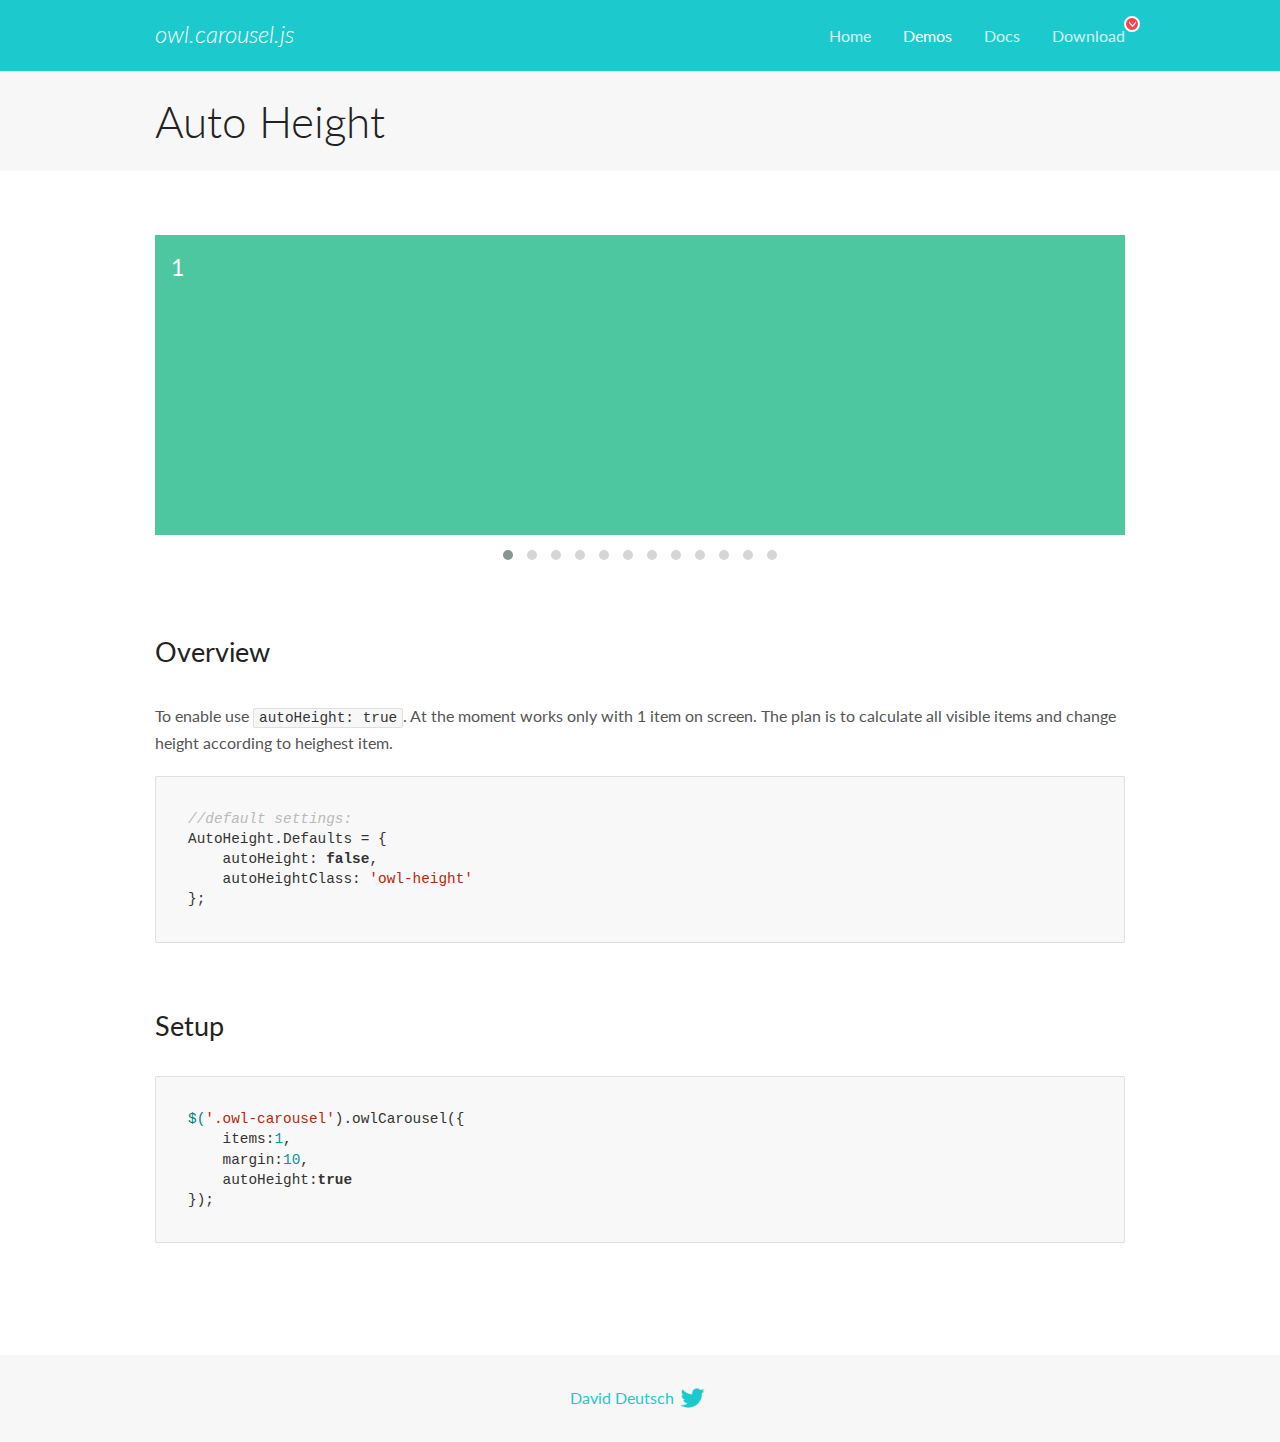
<file: aula-18/libs/owlcarousel/docs/demos/autoheight.html>
<!DOCTYPE html>
<html lang="en">
  <head>

    <!-- head -->
    <meta charset="utf-8">
    <meta name="msapplication-tap-highlight" content="no" />
    <meta name="viewport" content="width=device-width, initial-scale=1.0" />
    <meta name="description" content="autoHeight usage demo">
    <meta name="author" content="David Deutsch">
    <title>
      Auto Height Demo | Owl Carousel | 2.3.4
    </title>

    <!-- Stylesheets -->
    <link href='https://fonts.googleapis.com/css?family=Lato:300,400,700,400italic,300italic' rel='stylesheet' type='text/css'>
    <link rel="stylesheet" href="../assets/css/docs.theme.min.css">

    <!-- Owl Stylesheets -->
    <link rel="stylesheet" href="../assets/owlcarousel/assets/owl.carousel.min.css">
    <link rel="stylesheet" href="../assets/owlcarousel/assets/owl.theme.default.min.css">

    <!-- HTML5 shim and Respond.js IE8 support of HTML5 elements and media queries -->

    <!--[if lt IE 9]>
      <script src="https://oss.maxcdn.com/libs/html5shiv/3.7.0/html5shiv.js"></script>
      <script src="https://oss.maxcdn.com/libs/respond.js/1.3.0/respond.min.js"></script>
    <![endif]-->

    <!-- Favicons -->
    <link rel="apple-touch-icon-precomposed" sizes="144x144" href="../assets/ico/apple-touch-icon-144-precomposed.png">
    <link rel="shortcut icon" href="../assets/ico/favicon.png">
    <link rel="shortcut icon" href="favicon.ico">

    <!-- Yeah i know js should not be in header. Its required for demos.-->

    <!-- javascript -->
    <script src="../assets/vendors/jquery.min.js"></script>
    <script src="../assets/owlcarousel/owl.carousel.js"></script>
  </head>
  <body>

    <!-- header -->
    <header class="header">
      <div class="row">
        <div class="large-12 columns">
          <div class="brand left">
            <h3>
              <a href="/OwlCarousel2/">owl.carousel.js</a> 
            </h3>
          </div>
          <a id="toggle-nav" class="right">
            <span></span> <span></span> <span></span> 
          </a> 
          <div class="nav-bar">
            <ul class="clearfix">
              <li> <a href="/OwlCarousel2/index.html">Home</a>  </li>
              <li class="active">
                <a href="/OwlCarousel2/demos/demos.html">Demos</a> 
              </li>
              <li> <a href="/OwlCarousel2/docs/started-welcome.html">Docs</a>  </li>
              <li>
                <a href="https://github.com/OwlCarousel2/OwlCarousel2/archive/2.3.4.zip">Download</a> 
                <span class="download"></span> 
              </li>
            </ul>
          </div>
        </div>
      </div>
    </header>

    <!-- title -->
    <section class="title">
      <div class="row">
        <div class="large-12 columns">
          <h1>Auto Height</h1>
        </div>
      </div>
    </section>

    <!--  Demos -->
    <section id="demos">
      <div class="row">
        <div class="large-12 columns">
          <div class="owl-carousel owl-theme">
            <div class="item" style="height:300px">
              <h4>1</h4>
            </div>
            <div class="item" style="height:100px">
              <h4>2</h4>
            </div>
            <div class="item" style="height:500px">
              <h4>3</h4>
            </div>
            <div class="item" style="height:250px">
              <h4>4</h4>
            </div>
            <div class="item" style="height:400px">
              <h4>5</h4>
            </div>
            <div class="item" style="height:500px">
              <h4>6</h4>
            </div>
            <div class="item" style="height:600px">
              <h4>7</h4>
            </div>
            <div class="item" style="height:400px">
              <h4>8</h4>
            </div>
            <div class="item" style="height:300px">
              <h4>9</h4>
            </div>
            <div class="item" style="height:350px">
              <h4>10</h4>
            </div>
            <div class="item" style="height:200px">
              <h4>11</h4>
            </div>
            <div class="item" style="height:150px">
              <h4>12</h4>
            </div>
          </div>
          <h3 id="overview">Overview</h3>
          <p>To enable use <code>autoHeight: true</code>. At the moment works only with 1 item on screen. The plan is to calculate all visible items and change height according to heighest item.</p>
          <pre><code>//default settings:
AutoHeight.Defaults = {
    autoHeight: false,
    autoHeightClass: &#39;owl-height&#39;
};</code></pre>
          <h3 id="setup">Setup</h3>
          <pre><code>$(&#39;.owl-carousel&#39;).owlCarousel({
    items:1,
    margin:10,
    autoHeight:true
});</code></pre>
          <script>
            $(document).ready(function() {
              $('.owl-carousel').owlCarousel({
                items: 1,
                margin: 10,
                autoHeight: true
              });
            })
          </script>
        </div>
      </div>
    </section>

    <!-- footer -->
    <footer class="footer">
      <div class="row">
        <div class="large-12 columns">
          <h5>
            <a href="/OwlCarousel2/docs/support-contact.html">David Deutsch</a> 
            <a id="custom-tweet-button" href="https://twitter.com/share?url=https://github.com/OwlCarousel2/OwlCarousel2&text=Owl Carousel - This is so awesome! " target="_blank"></a> 
          </h5>
        </div>
      </div>
    </footer>

    <!-- vendors -->
    <script src="../assets/vendors/highlight.js"></script>
    <script src="../assets/js/app.js"></script>
  </body>
</html>
</file>
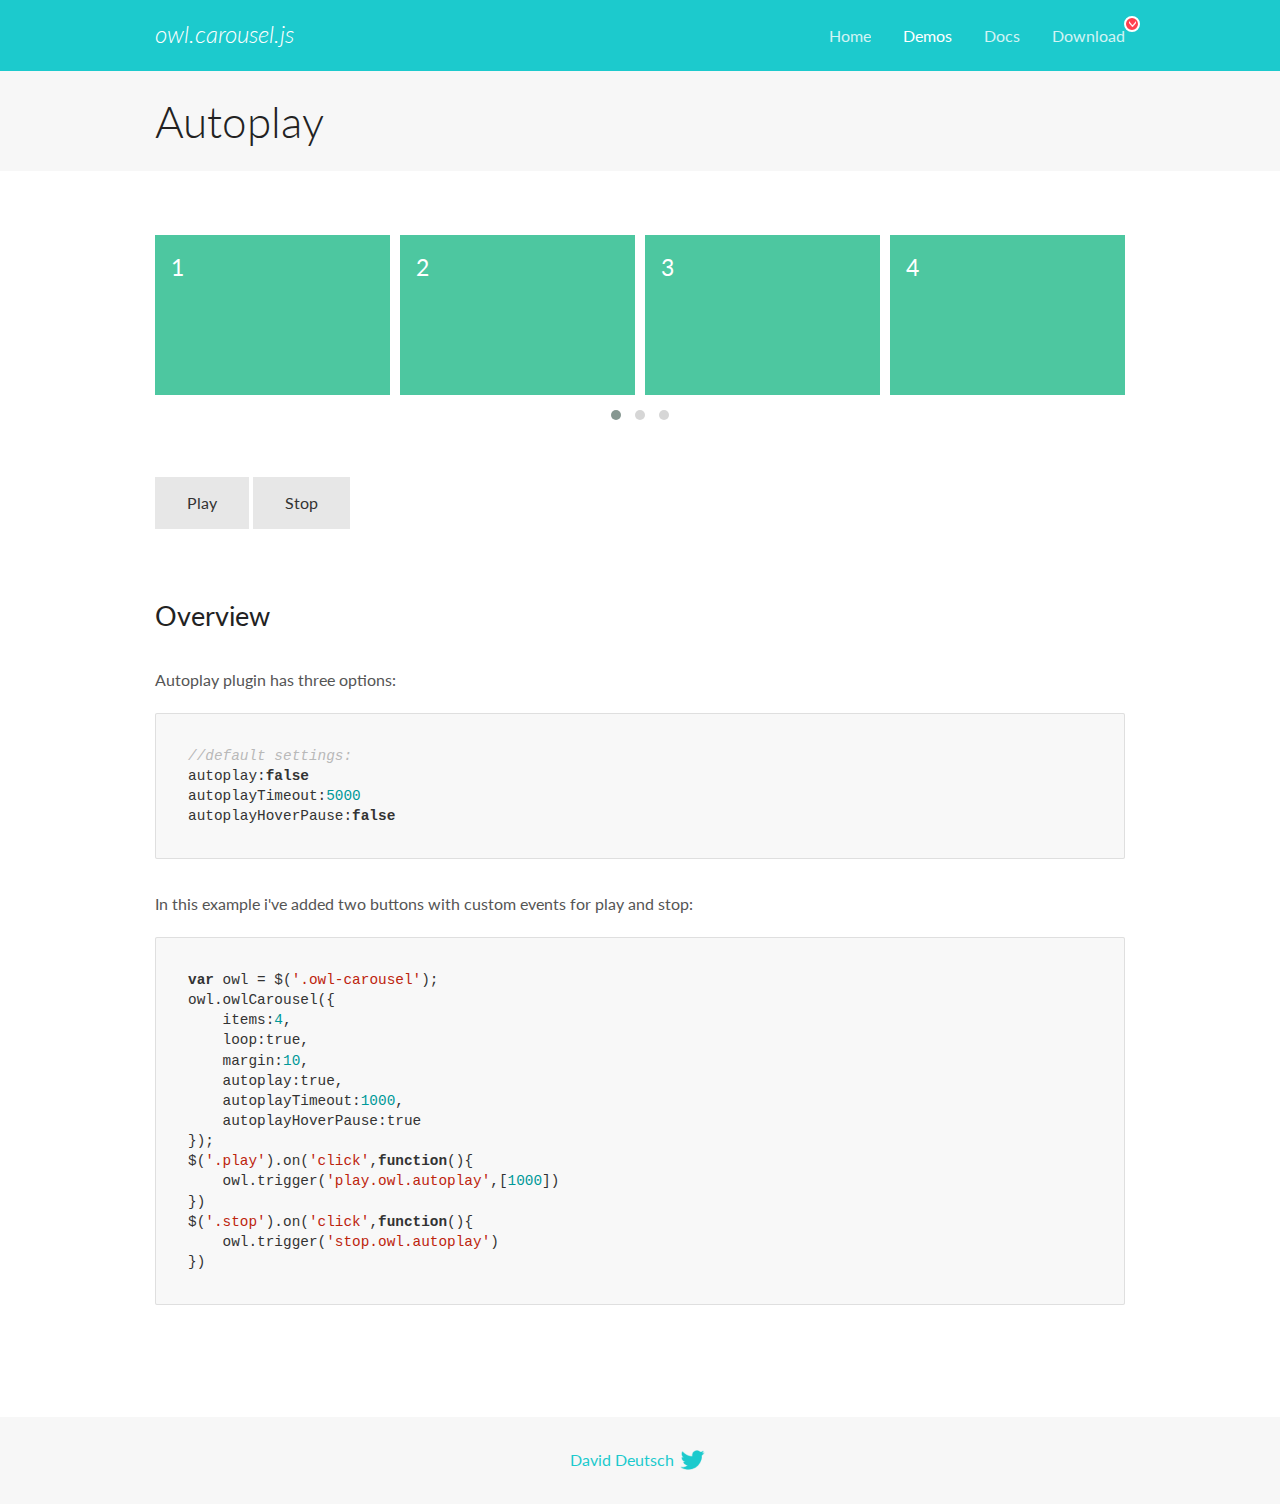
<file: aula-18/libs/owlcarousel/docs/demos/autoplay.html>
<!DOCTYPE html>
<html lang="en">
  <head>

    <!-- head -->
    <meta charset="utf-8">
    <meta name="msapplication-tap-highlight" content="no" />
    <meta name="viewport" content="width=device-width, initial-scale=1.0" />
    <meta name="description" content="Autoplay usage demo">
    <meta name="author" content="David Deutsch">
    <title>
      Autoplay Demo | Owl Carousel | 2.3.4
    </title>

    <!-- Stylesheets -->
    <link href='https://fonts.googleapis.com/css?family=Lato:300,400,700,400italic,300italic' rel='stylesheet' type='text/css'>
    <link rel="stylesheet" href="../assets/css/docs.theme.min.css">

    <!-- Owl Stylesheets -->
    <link rel="stylesheet" href="../assets/owlcarousel/assets/owl.carousel.min.css">
    <link rel="stylesheet" href="../assets/owlcarousel/assets/owl.theme.default.min.css">

    <!-- HTML5 shim and Respond.js IE8 support of HTML5 elements and media queries -->

    <!--[if lt IE 9]>
      <script src="https://oss.maxcdn.com/libs/html5shiv/3.7.0/html5shiv.js"></script>
      <script src="https://oss.maxcdn.com/libs/respond.js/1.3.0/respond.min.js"></script>
    <![endif]-->

    <!-- Favicons -->
    <link rel="apple-touch-icon-precomposed" sizes="144x144" href="../assets/ico/apple-touch-icon-144-precomposed.png">
    <link rel="shortcut icon" href="../assets/ico/favicon.png">
    <link rel="shortcut icon" href="favicon.ico">

    <!-- Yeah i know js should not be in header. Its required for demos.-->

    <!-- javascript -->
    <script src="../assets/vendors/jquery.min.js"></script>
    <script src="../assets/owlcarousel/owl.carousel.js"></script>
  </head>
  <body>

    <!-- header -->
    <header class="header">
      <div class="row">
        <div class="large-12 columns">
          <div class="brand left">
            <h3>
              <a href="/OwlCarousel2/">owl.carousel.js</a> 
            </h3>
          </div>
          <a id="toggle-nav" class="right">
            <span></span> <span></span> <span></span> 
          </a> 
          <div class="nav-bar">
            <ul class="clearfix">
              <li> <a href="/OwlCarousel2/index.html">Home</a>  </li>
              <li class="active">
                <a href="/OwlCarousel2/demos/demos.html">Demos</a> 
              </li>
              <li> <a href="/OwlCarousel2/docs/started-welcome.html">Docs</a>  </li>
              <li>
                <a href="https://github.com/OwlCarousel2/OwlCarousel2/archive/2.3.4.zip">Download</a> 
                <span class="download"></span> 
              </li>
            </ul>
          </div>
        </div>
      </div>
    </header>

    <!-- title -->
    <section class="title">
      <div class="row">
        <div class="large-12 columns">
          <h1>Autoplay</h1>
        </div>
      </div>
    </section>

    <!--  Demos -->
    <section id="demos">
      <div class="row">
        <div class="large-12 columns">
          <div class="owl-carousel owl-theme">
            <div class="item">
              <h4>1</h4>
            </div>
            <div class="item">
              <h4>2</h4>
            </div>
            <div class="item">
              <h4>3</h4>
            </div>
            <div class="item">
              <h4>4</h4>
            </div>
            <div class="item">
              <h4>5</h4>
            </div>
            <div class="item">
              <h4>6</h4>
            </div>
            <div class="item">
              <h4>7</h4>
            </div>
            <div class="item">
              <h4>8</h4>
            </div>
            <div class="item">
              <h4>9</h4>
            </div>
            <div class="item">
              <h4>10</h4>
            </div>
            <div class="item">
              <h4>11</h4>
            </div>
            <div class="item">
              <h4>12</h4>
            </div>
          </div>
          <a class="button secondary play">Play</a> 
          <a class="button secondary stop">Stop</a> 
          <h3 id="overview">Overview</h3>
          <p>Autoplay plugin has three options:</p>
          <pre><code>//default settings:
autoplay:false
autoplayTimeout:5000
autoplayHoverPause:false</code></pre>
          <p>In this example i&#39;ve added two buttons with custom events for play and stop:</p>
          <pre><code>var owl = $(&#39;.owl-carousel&#39;);
owl.owlCarousel({
    items:4,
    loop:true,
    margin:10,
    autoplay:true,
    autoplayTimeout:1000,
    autoplayHoverPause:true
});
$(&#39;.play&#39;).on(&#39;click&#39;,function(){
    owl.trigger(&#39;play.owl.autoplay&#39;,[1000])
})
$(&#39;.stop&#39;).on(&#39;click&#39;,function(){
    owl.trigger(&#39;stop.owl.autoplay&#39;)
})</code></pre>
          <script>
            $(document).ready(function() {
              var owl = $('.owl-carousel');
              owl.owlCarousel({
                items: 4,
                loop: true,
                margin: 10,
                autoplay: true,
                autoplayTimeout: 1000,
                autoplayHoverPause: true
              });
              $('.play').on('click', function() {
                owl.trigger('play.owl.autoplay', [1000])
              })
              $('.stop').on('click', function() {
                owl.trigger('stop.owl.autoplay')
              })
            })
          </script>
        </div>
      </div>
    </section>

    <!-- footer -->
    <footer class="footer">
      <div class="row">
        <div class="large-12 columns">
          <h5>
            <a href="/OwlCarousel2/docs/support-contact.html">David Deutsch</a> 
            <a id="custom-tweet-button" href="https://twitter.com/share?url=https://github.com/OwlCarousel2/OwlCarousel2&text=Owl Carousel - This is so awesome! " target="_blank"></a> 
          </h5>
        </div>
      </div>
    </footer>

    <!-- vendors -->
    <script src="../assets/vendors/highlight.js"></script>
    <script src="../assets/js/app.js"></script>
  </body>
</html>
</file>
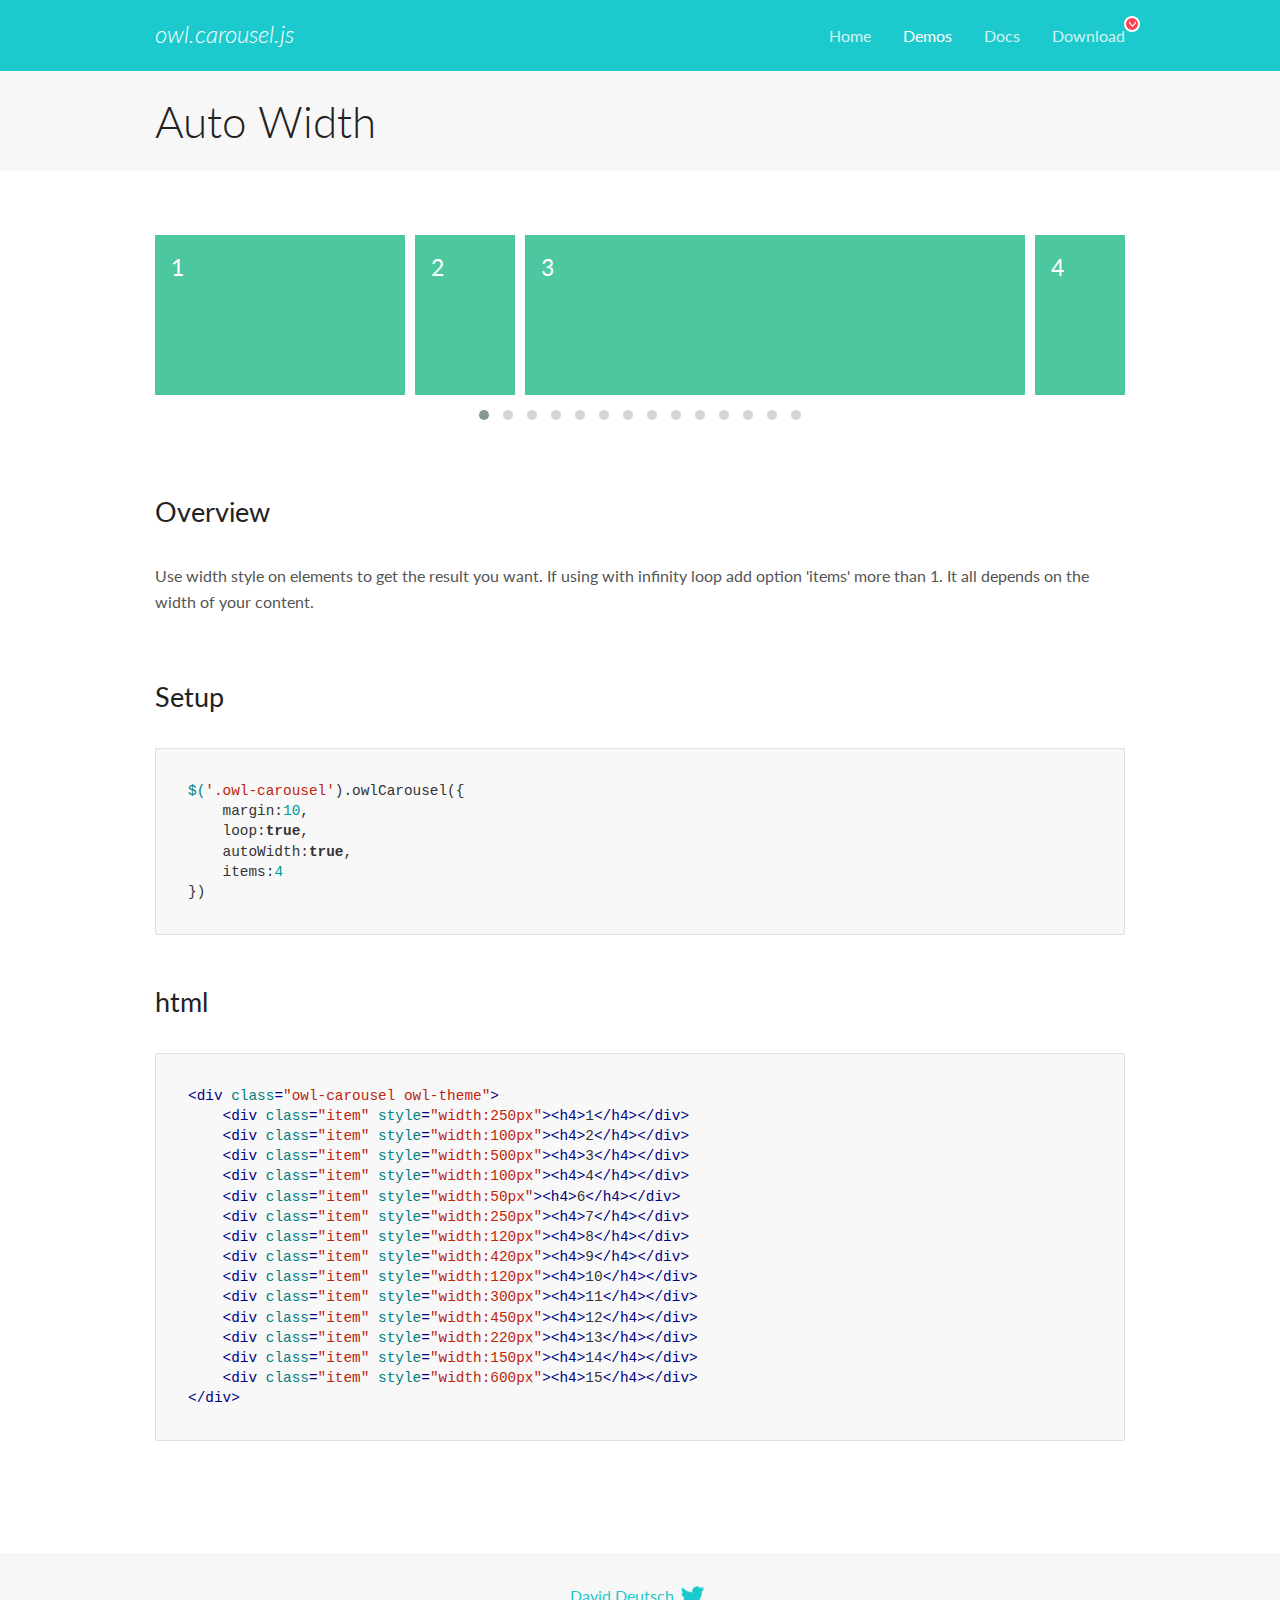
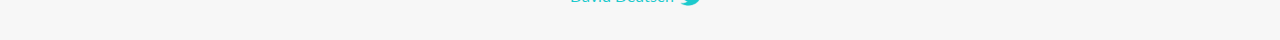
<file: aula-18/libs/owlcarousel/docs/demos/autowidth.html>
<!DOCTYPE html>
<html lang="en">
  <head>

    <!-- head -->
    <meta charset="utf-8">
    <meta name="msapplication-tap-highlight" content="no" />
    <meta name="viewport" content="width=device-width, initial-scale=1.0" />
    <meta name="description" content="Auto Width">
    <meta name="author" content="David Deutsch">
    <title>
      Auto Width Demo | Owl Carousel | 2.3.4
    </title>

    <!-- Stylesheets -->
    <link href='https://fonts.googleapis.com/css?family=Lato:300,400,700,400italic,300italic' rel='stylesheet' type='text/css'>
    <link rel="stylesheet" href="../assets/css/docs.theme.min.css">

    <!-- Owl Stylesheets -->
    <link rel="stylesheet" href="../assets/owlcarousel/assets/owl.carousel.min.css">
    <link rel="stylesheet" href="../assets/owlcarousel/assets/owl.theme.default.min.css">

    <!-- HTML5 shim and Respond.js IE8 support of HTML5 elements and media queries -->

    <!--[if lt IE 9]>
      <script src="https://oss.maxcdn.com/libs/html5shiv/3.7.0/html5shiv.js"></script>
      <script src="https://oss.maxcdn.com/libs/respond.js/1.3.0/respond.min.js"></script>
    <![endif]-->

    <!-- Favicons -->
    <link rel="apple-touch-icon-precomposed" sizes="144x144" href="../assets/ico/apple-touch-icon-144-precomposed.png">
    <link rel="shortcut icon" href="../assets/ico/favicon.png">
    <link rel="shortcut icon" href="favicon.ico">

    <!-- Yeah i know js should not be in header. Its required for demos.-->

    <!-- javascript -->
    <script src="../assets/vendors/jquery.min.js"></script>
    <script src="../assets/owlcarousel/owl.carousel.js"></script>
  </head>
  <body>

    <!-- header -->
    <header class="header">
      <div class="row">
        <div class="large-12 columns">
          <div class="brand left">
            <h3>
              <a href="/OwlCarousel2/">owl.carousel.js</a> 
            </h3>
          </div>
          <a id="toggle-nav" class="right">
            <span></span> <span></span> <span></span> 
          </a> 
          <div class="nav-bar">
            <ul class="clearfix">
              <li> <a href="/OwlCarousel2/index.html">Home</a>  </li>
              <li class="active">
                <a href="/OwlCarousel2/demos/demos.html">Demos</a> 
              </li>
              <li> <a href="/OwlCarousel2/docs/started-welcome.html">Docs</a>  </li>
              <li>
                <a href="https://github.com/OwlCarousel2/OwlCarousel2/archive/2.3.4.zip">Download</a> 
                <span class="download"></span> 
              </li>
            </ul>
          </div>
        </div>
      </div>
    </header>

    <!-- title -->
    <section class="title">
      <div class="row">
        <div class="large-12 columns">
          <h1>Auto Width</h1>
        </div>
      </div>
    </section>

    <!--  Demos -->
    <section id="demos">
      <div class="row">
        <div class="large-12 columns">
          <div class="owl-carousel owl-theme">
            <div class="item" style="width:250px">
              <h4>1</h4>
            </div>
            <div class="item" style="width:100px">
              <h4>2</h4>
            </div>
            <div class="item" style="width:500px">
              <h4>3</h4>
            </div>
            <div class="item" style="width:100px">
              <h4>4</h4>
            </div>
            <div class="item" style="width:50px">
              <h4>6</h4>
            </div>
            <div class="item" style="width:250px">
              <h4>7</h4>
            </div>
            <div class="item" style="width:120px">
              <h4>8</h4>
            </div>
            <div class="item" style="width:420px">
              <h4>9</h4>
            </div>
            <div class="item" style="width:120px">
              <h4>10</h4>
            </div>
            <div class="item" style="width:300px">
              <h4>11</h4>
            </div>
            <div class="item" style="width:450px">
              <h4>12</h4>
            </div>
            <div class="item" style="width:220px">
              <h4>13</h4>
            </div>
            <div class="item" style="width:150px">
              <h4>14</h4>
            </div>
            <div class="item" style="width:600px">
              <h4>15</h4>
            </div>
          </div>
          <h3 id="overview">Overview</h3>
          <p>Use width style on elements to get the result you want. If using with infinity loop add option &#39;items&#39; more than 1. It all depends on the width of your content.</p>
          <h3 id="setup">Setup</h3>
          <pre><code>$(&#39;.owl-carousel&#39;).owlCarousel({
    margin:10,
    loop:true,
    autoWidth:true,
    items:4
})</code></pre>
          <h3 id="html">html</h3>
          <pre><code>&lt;div class=&quot;owl-carousel owl-theme&quot;&gt;
    &lt;div class=&quot;item&quot; style=&quot;width:250px&quot;&gt;&lt;h4&gt;1&lt;/h4&gt;&lt;/div&gt;
    &lt;div class=&quot;item&quot; style=&quot;width:100px&quot;&gt;&lt;h4&gt;2&lt;/h4&gt;&lt;/div&gt;
    &lt;div class=&quot;item&quot; style=&quot;width:500px&quot;&gt;&lt;h4&gt;3&lt;/h4&gt;&lt;/div&gt;
    &lt;div class=&quot;item&quot; style=&quot;width:100px&quot;&gt;&lt;h4&gt;4&lt;/h4&gt;&lt;/div&gt;
    &lt;div class=&quot;item&quot; style=&quot;width:50px&quot;&gt;&lt;h4&gt;6&lt;/h4&gt;&lt;/div&gt;
    &lt;div class=&quot;item&quot; style=&quot;width:250px&quot;&gt;&lt;h4&gt;7&lt;/h4&gt;&lt;/div&gt;
    &lt;div class=&quot;item&quot; style=&quot;width:120px&quot;&gt;&lt;h4&gt;8&lt;/h4&gt;&lt;/div&gt;
    &lt;div class=&quot;item&quot; style=&quot;width:420px&quot;&gt;&lt;h4&gt;9&lt;/h4&gt;&lt;/div&gt;
    &lt;div class=&quot;item&quot; style=&quot;width:120px&quot;&gt;&lt;h4&gt;10&lt;/h4&gt;&lt;/div&gt;
    &lt;div class=&quot;item&quot; style=&quot;width:300px&quot;&gt;&lt;h4&gt;11&lt;/h4&gt;&lt;/div&gt;
    &lt;div class=&quot;item&quot; style=&quot;width:450px&quot;&gt;&lt;h4&gt;12&lt;/h4&gt;&lt;/div&gt;
    &lt;div class=&quot;item&quot; style=&quot;width:220px&quot;&gt;&lt;h4&gt;13&lt;/h4&gt;&lt;/div&gt;
    &lt;div class=&quot;item&quot; style=&quot;width:150px&quot;&gt;&lt;h4&gt;14&lt;/h4&gt;&lt;/div&gt;
    &lt;div class=&quot;item&quot; style=&quot;width:600px&quot;&gt;&lt;h4&gt;15&lt;/h4&gt;&lt;/div&gt;
&lt;/div&gt;</code></pre>
          <script>
            $(document).ready(function() {
              $('.owl-carousel').owlCarousel({
                margin: 10,
                loop: true,
                autoWidth: true,
                items: 4
              })
            })
          </script>
        </div>
      </div>
    </section>

    <!-- footer -->
    <footer class="footer">
      <div class="row">
        <div class="large-12 columns">
          <h5>
            <a href="/OwlCarousel2/docs/support-contact.html">David Deutsch</a> 
            <a id="custom-tweet-button" href="https://twitter.com/share?url=https://github.com/OwlCarousel2/OwlCarousel2&text=Owl Carousel - This is so awesome! " target="_blank"></a> 
          </h5>
        </div>
      </div>
    </footer>

    <!-- vendors -->
    <script src="../assets/vendors/highlight.js"></script>
    <script src="../assets/js/app.js"></script>
  </body>
</html>
</file>
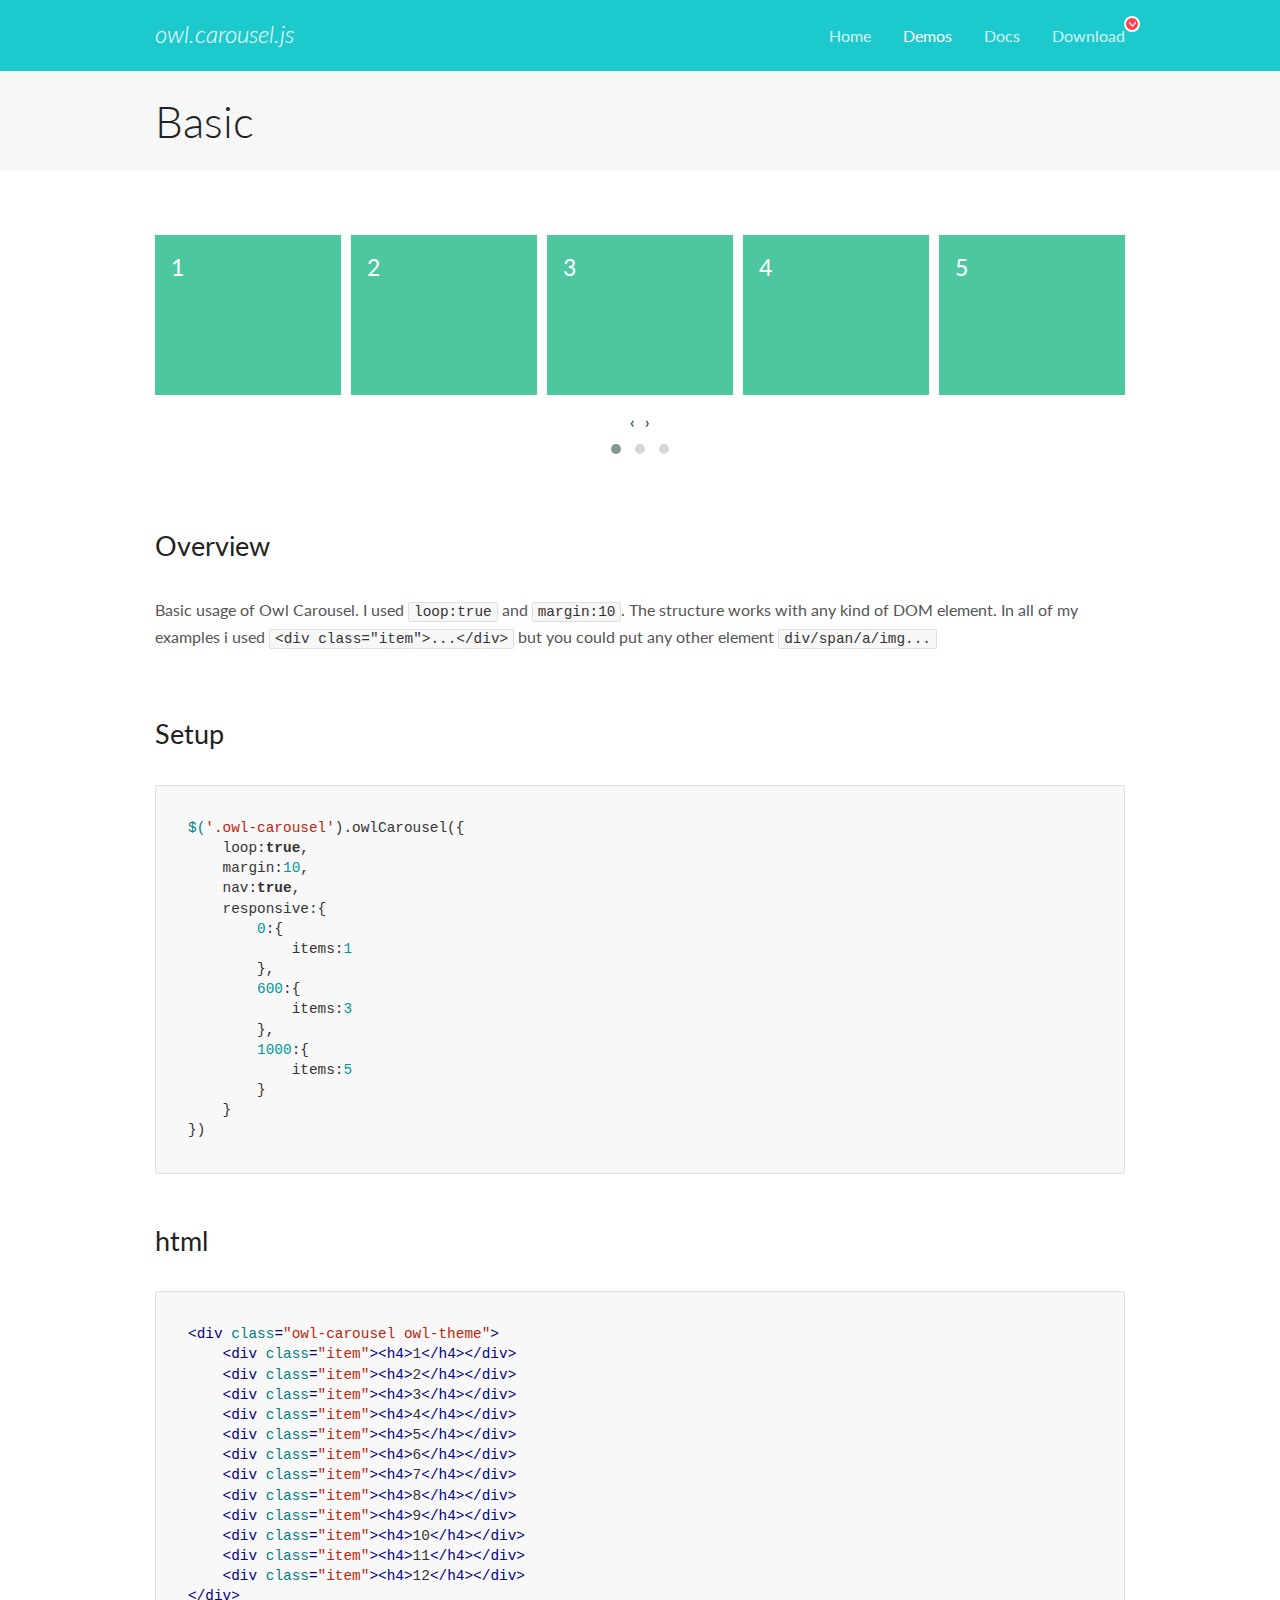
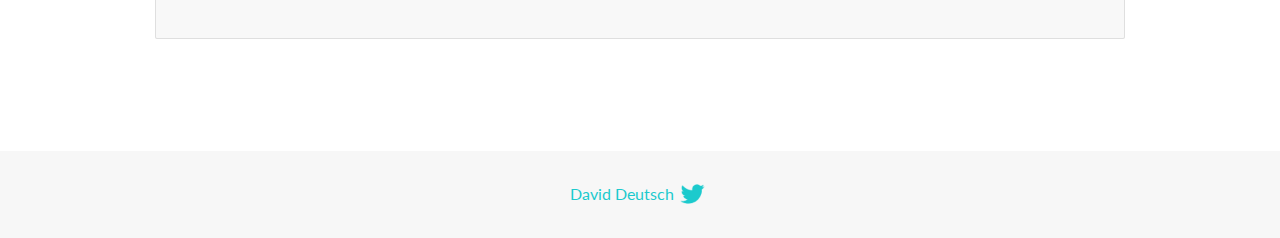
<file: aula-18/libs/owlcarousel/docs/demos/basic.html>
<!DOCTYPE html>
<html lang="en">
  <head>

    <!-- head -->
    <meta charset="utf-8">
    <meta name="msapplication-tap-highlight" content="no" />
    <meta name="viewport" content="width=device-width, initial-scale=1.0" />
    <meta name="description" content="Basic usage demo">
    <meta name="author" content="David Deutsch">
    <title>
      Basic Demo | Owl Carousel | 2.3.4
    </title>

    <!-- Stylesheets -->
    <link href='https://fonts.googleapis.com/css?family=Lato:300,400,700,400italic,300italic' rel='stylesheet' type='text/css'>
    <link rel="stylesheet" href="../assets/css/docs.theme.min.css">

    <!-- Owl Stylesheets -->
    <link rel="stylesheet" href="../assets/owlcarousel/assets/owl.carousel.min.css">
    <link rel="stylesheet" href="../assets/owlcarousel/assets/owl.theme.default.min.css">

    <!-- HTML5 shim and Respond.js IE8 support of HTML5 elements and media queries -->

    <!--[if lt IE 9]>
      <script src="https://oss.maxcdn.com/libs/html5shiv/3.7.0/html5shiv.js"></script>
      <script src="https://oss.maxcdn.com/libs/respond.js/1.3.0/respond.min.js"></script>
    <![endif]-->

    <!-- Favicons -->
    <link rel="apple-touch-icon-precomposed" sizes="144x144" href="../assets/ico/apple-touch-icon-144-precomposed.png">
    <link rel="shortcut icon" href="../assets/ico/favicon.png">
    <link rel="shortcut icon" href="favicon.ico">

    <!-- Yeah i know js should not be in header. Its required for demos.-->

    <!-- javascript -->
    <script src="../assets/vendors/jquery.min.js"></script>
    <script src="../assets/owlcarousel/owl.carousel.js"></script>
  </head>
  <body>

    <!-- header -->
    <header class="header">
      <div class="row">
        <div class="large-12 columns">
          <div class="brand left">
            <h3>
              <a href="/OwlCarousel2/">owl.carousel.js</a> 
            </h3>
          </div>
          <a id="toggle-nav" class="right">
            <span></span> <span></span> <span></span> 
          </a> 
          <div class="nav-bar">
            <ul class="clearfix">
              <li> <a href="/OwlCarousel2/index.html">Home</a>  </li>
              <li class="active">
                <a href="/OwlCarousel2/demos/demos.html">Demos</a> 
              </li>
              <li> <a href="/OwlCarousel2/docs/started-welcome.html">Docs</a>  </li>
              <li>
                <a href="https://github.com/OwlCarousel2/OwlCarousel2/archive/2.3.4.zip">Download</a> 
                <span class="download"></span> 
              </li>
            </ul>
          </div>
        </div>
      </div>
    </header>

    <!-- title -->
    <section class="title">
      <div class="row">
        <div class="large-12 columns">
          <h1>Basic</h1>
        </div>
      </div>
    </section>

    <!--  Demos -->
    <section id="demos">
      <div class="row">
        <div class="large-12 columns">
          <div class="owl-carousel owl-theme">
            <div class="item">
              <h4>1</h4>
            </div>
            <div class="item">
              <h4>2</h4>
            </div>
            <div class="item">
              <h4>3</h4>
            </div>
            <div class="item">
              <h4>4</h4>
            </div>
            <div class="item">
              <h4>5</h4>
            </div>
            <div class="item">
              <h4>6</h4>
            </div>
            <div class="item">
              <h4>7</h4>
            </div>
            <div class="item">
              <h4>8</h4>
            </div>
            <div class="item">
              <h4>9</h4>
            </div>
            <div class="item">
              <h4>10</h4>
            </div>
            <div class="item">
              <h4>11</h4>
            </div>
            <div class="item">
              <h4>12</h4>
            </div>
          </div>
          <h3 id="overview">Overview</h3>
          <p>Basic usage of Owl Carousel. I used <code>loop:true</code> and <code>margin:10</code>. The structure works with any kind of DOM element. In all of my examples i used <code>&lt;div class=&quot;item&quot;&gt;...&lt;/div&gt;</code> but you could
            put any other element <code>div/span/a/img...</code></p>
          <h3 id="setup">Setup</h3>
          <pre><code>$(&#39;.owl-carousel&#39;).owlCarousel({
    loop:true,
    margin:10,
    nav:true,
    responsive:{
        0:{
            items:1
        },
        600:{
            items:3
        },
        1000:{
            items:5
        }
    }
})</code></pre>
          <h3 id="html">html</h3>
          <pre><code>&lt;div class=&quot;owl-carousel owl-theme&quot;&gt;
    &lt;div class=&quot;item&quot;&gt;&lt;h4&gt;1&lt;/h4&gt;&lt;/div&gt;
    &lt;div class=&quot;item&quot;&gt;&lt;h4&gt;2&lt;/h4&gt;&lt;/div&gt;
    &lt;div class=&quot;item&quot;&gt;&lt;h4&gt;3&lt;/h4&gt;&lt;/div&gt;
    &lt;div class=&quot;item&quot;&gt;&lt;h4&gt;4&lt;/h4&gt;&lt;/div&gt;
    &lt;div class=&quot;item&quot;&gt;&lt;h4&gt;5&lt;/h4&gt;&lt;/div&gt;
    &lt;div class=&quot;item&quot;&gt;&lt;h4&gt;6&lt;/h4&gt;&lt;/div&gt;
    &lt;div class=&quot;item&quot;&gt;&lt;h4&gt;7&lt;/h4&gt;&lt;/div&gt;
    &lt;div class=&quot;item&quot;&gt;&lt;h4&gt;8&lt;/h4&gt;&lt;/div&gt;
    &lt;div class=&quot;item&quot;&gt;&lt;h4&gt;9&lt;/h4&gt;&lt;/div&gt;
    &lt;div class=&quot;item&quot;&gt;&lt;h4&gt;10&lt;/h4&gt;&lt;/div&gt;
    &lt;div class=&quot;item&quot;&gt;&lt;h4&gt;11&lt;/h4&gt;&lt;/div&gt;
    &lt;div class=&quot;item&quot;&gt;&lt;h4&gt;12&lt;/h4&gt;&lt;/div&gt;
&lt;/div&gt;</code></pre>
          <script>
            $(document).ready(function() {
              var owl = $('.owl-carousel');
              owl.owlCarousel({
                margin: 10,
                nav: true,
                loop: true,
                responsive: {
                  0: {
                    items: 1
                  },
                  600: {
                    items: 3
                  },
                  1000: {
                    items: 5
                  }
                }
              })
            })
          </script>
        </div>
      </div>
    </section>

    <!-- footer -->
    <footer class="footer">
      <div class="row">
        <div class="large-12 columns">
          <h5>
            <a href="/OwlCarousel2/docs/support-contact.html">David Deutsch</a> 
            <a id="custom-tweet-button" href="https://twitter.com/share?url=https://github.com/OwlCarousel2/OwlCarousel2&text=Owl Carousel - This is so awesome! " target="_blank"></a> 
          </h5>
        </div>
      </div>
    </footer>

    <!-- vendors -->
    <script src="../assets/vendors/highlight.js"></script>
    <script src="../assets/js/app.js"></script>
  </body>
</html>
</file>
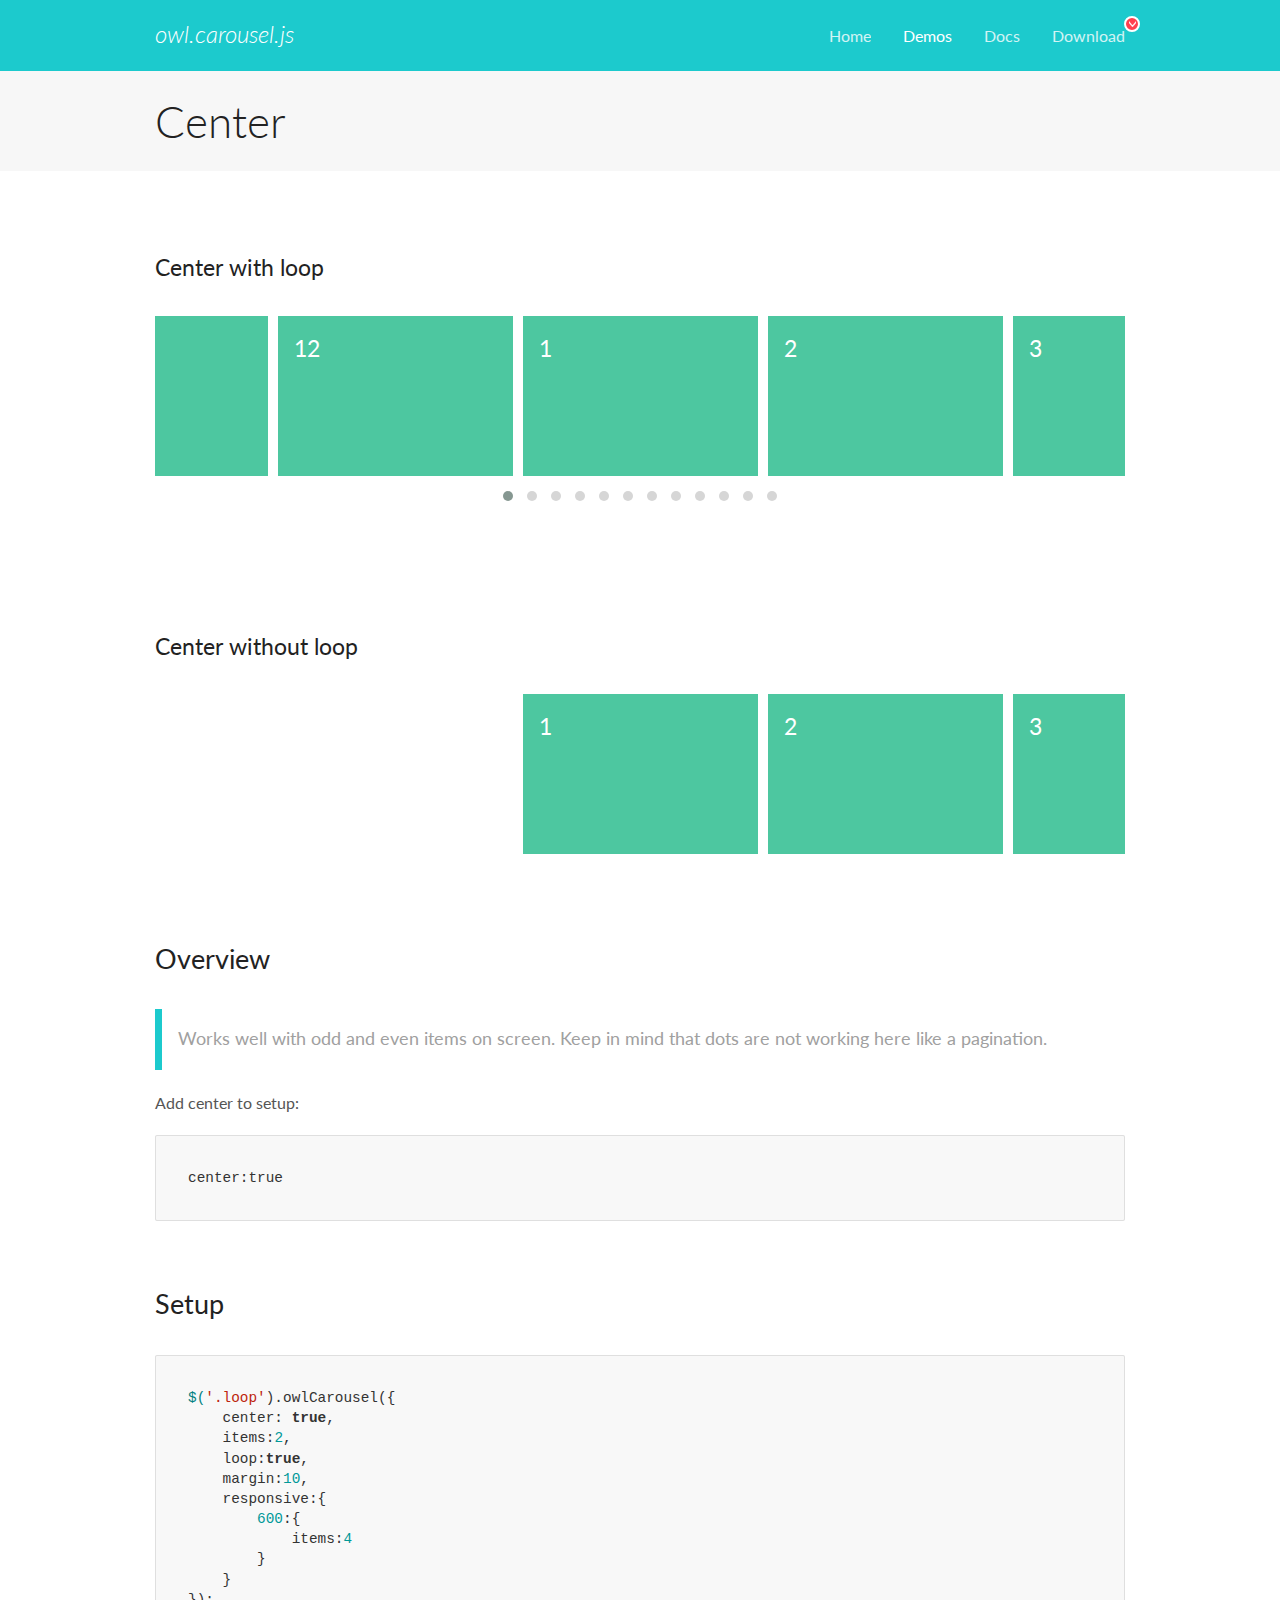
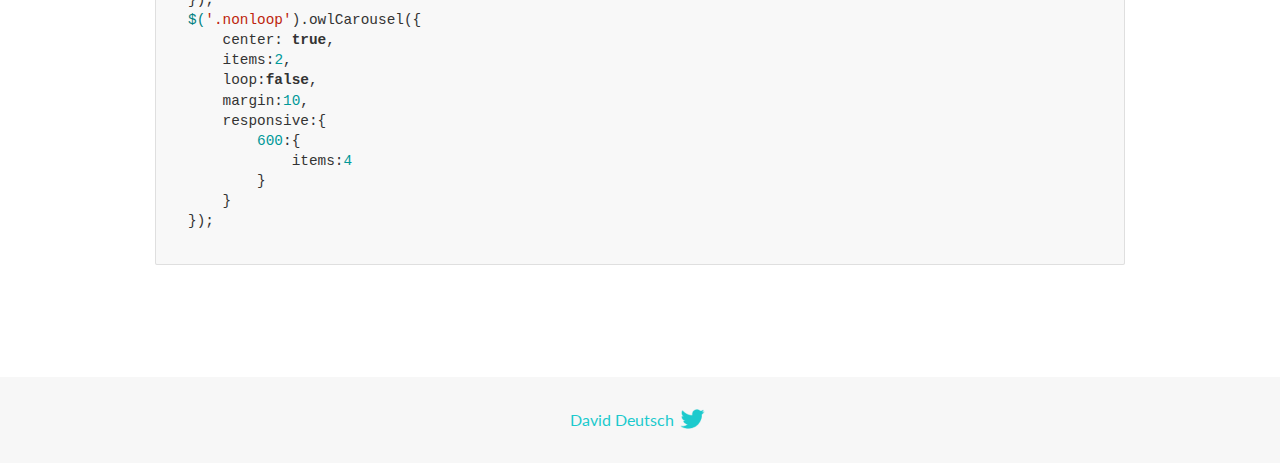
<file: aula-18/libs/owlcarousel/docs/demos/center.html>
<!DOCTYPE html>
<html lang="en">
  <head>

    <!-- head -->
    <meta charset="utf-8">
    <meta name="msapplication-tap-highlight" content="no" />
    <meta name="viewport" content="width=device-width, initial-scale=1.0" />
    <meta name="description" content="Center carousel">
    <meta name="author" content="David Deutsch">
    <title>
      Center Demo | Owl Carousel | 2.3.4
    </title>

    <!-- Stylesheets -->
    <link href='https://fonts.googleapis.com/css?family=Lato:300,400,700,400italic,300italic' rel='stylesheet' type='text/css'>
    <link rel="stylesheet" href="../assets/css/docs.theme.min.css">

    <!-- Owl Stylesheets -->
    <link rel="stylesheet" href="../assets/owlcarousel/assets/owl.carousel.min.css">
    <link rel="stylesheet" href="../assets/owlcarousel/assets/owl.theme.default.min.css">

    <!-- HTML5 shim and Respond.js IE8 support of HTML5 elements and media queries -->

    <!--[if lt IE 9]>
      <script src="https://oss.maxcdn.com/libs/html5shiv/3.7.0/html5shiv.js"></script>
      <script src="https://oss.maxcdn.com/libs/respond.js/1.3.0/respond.min.js"></script>
    <![endif]-->

    <!-- Favicons -->
    <link rel="apple-touch-icon-precomposed" sizes="144x144" href="../assets/ico/apple-touch-icon-144-precomposed.png">
    <link rel="shortcut icon" href="../assets/ico/favicon.png">
    <link rel="shortcut icon" href="favicon.ico">

    <!-- Yeah i know js should not be in header. Its required for demos.-->

    <!-- javascript -->
    <script src="../assets/vendors/jquery.min.js"></script>
    <script src="../assets/owlcarousel/owl.carousel.js"></script>
  </head>
  <body>

    <!-- header -->
    <header class="header">
      <div class="row">
        <div class="large-12 columns">
          <div class="brand left">
            <h3>
              <a href="/OwlCarousel2/">owl.carousel.js</a> 
            </h3>
          </div>
          <a id="toggle-nav" class="right">
            <span></span> <span></span> <span></span> 
          </a> 
          <div class="nav-bar">
            <ul class="clearfix">
              <li> <a href="/OwlCarousel2/index.html">Home</a>  </li>
              <li class="active">
                <a href="/OwlCarousel2/demos/demos.html">Demos</a> 
              </li>
              <li> <a href="/OwlCarousel2/docs/started-welcome.html">Docs</a>  </li>
              <li>
                <a href="https://github.com/OwlCarousel2/OwlCarousel2/archive/2.3.4.zip">Download</a> 
                <span class="download"></span> 
              </li>
            </ul>
          </div>
        </div>
      </div>
    </header>

    <!-- title -->
    <section class="title">
      <div class="row">
        <div class="large-12 columns">
          <h1>Center</h1>
        </div>
      </div>
    </section>

    <!--  Demos -->
    <section id="demos">
      <div class="row">
        <div class="large-12 columns">
          <h4 id="center-with-loop">Center with loop</h4>
          <div class="loop owl-carousel owl-theme">
            <div class="item">
              <h4>1</h4>
            </div>
            <div class="item">
              <h4>2</h4>
            </div>
            <div class="item">
              <h4>3</h4>
            </div>
            <div class="item">
              <h4>4</h4>
            </div>
            <div class="item">
              <h4>5</h4>
            </div>
            <div class="item">
              <h4>6</h4>
            </div>
            <div class="item">
              <h4>7</h4>
            </div>
            <div class="item">
              <h4>8</h4>
            </div>
            <div class="item">
              <h4>9</h4>
            </div>
            <div class="item">
              <h4>10</h4>
            </div>
            <div class="item">
              <h4>11</h4>
            </div>
            <div class="item">
              <h4>12</h4>
            </div>
          </div>
          <br>
          <h4 id="center-without-loop">Center without loop</h4>
          <div class="nonloop owl-carousel">
            <div class="item">
              <h4>1</h4>
            </div>
            <div class="item">
              <h4>2</h4>
            </div>
            <div class="item">
              <h4>3</h4>
            </div>
            <div class="item">
              <h4>4</h4>
            </div>
            <div class="item">
              <h4>5</h4>
            </div>
            <div class="item">
              <h4>6</h4>
            </div>
            <div class="item">
              <h4>7</h4>
            </div>
            <div class="item">
              <h4>8</h4>
            </div>
            <div class="item">
              <h4>9</h4>
            </div>
            <div class="item">
              <h4>10</h4>
            </div>
            <div class="item">
              <h4>11</h4>
            </div>
            <div class="item">
              <h4>12</h4>
            </div>
          </div>
          <h3 id="overview">Overview</h3>
          <blockquote>
            <p>Works well with odd and even items on screen. Keep in mind that dots are not working here like a pagination.</p>
          </blockquote>
          <p>Add center to setup:</p>
          <pre><code>center:true</code></pre>
          <h3 id="setup">Setup</h3>
          <pre><code>$(&#39;.loop&#39;).owlCarousel({
    center: true,
    items:2,
    loop:true,
    margin:10,
    responsive:{
        600:{
            items:4
        }
    }
});
$(&#39;.nonloop&#39;).owlCarousel({
    center: true,
    items:2,
    loop:false,
    margin:10,
    responsive:{
        600:{
            items:4
        }
    }
});</code></pre>
          <script>
            jQuery(document).ready(function($) {
              $('.loop').owlCarousel({
                center: true,
                items: 2,
                loop: true,
                margin: 10,
                responsive: {
                  600: {
                    items: 4
                  }
                }
              });
              $('.nonloop').owlCarousel({
                center: true,
                items: 2,
                loop: false,
                margin: 10,
                responsive: {
                  600: {
                    items: 4
                  }
                }
              });
            });
          </script>
        </div>
      </div>
    </section>

    <!-- footer -->
    <footer class="footer">
      <div class="row">
        <div class="large-12 columns">
          <h5>
            <a href="/OwlCarousel2/docs/support-contact.html">David Deutsch</a> 
            <a id="custom-tweet-button" href="https://twitter.com/share?url=https://github.com/OwlCarousel2/OwlCarousel2&text=Owl Carousel - This is so awesome! " target="_blank"></a> 
          </h5>
        </div>
      </div>
    </footer>

    <!-- vendors -->
    <script src="../assets/vendors/highlight.js"></script>
    <script src="../assets/js/app.js"></script>
  </body>
</html>
</file>
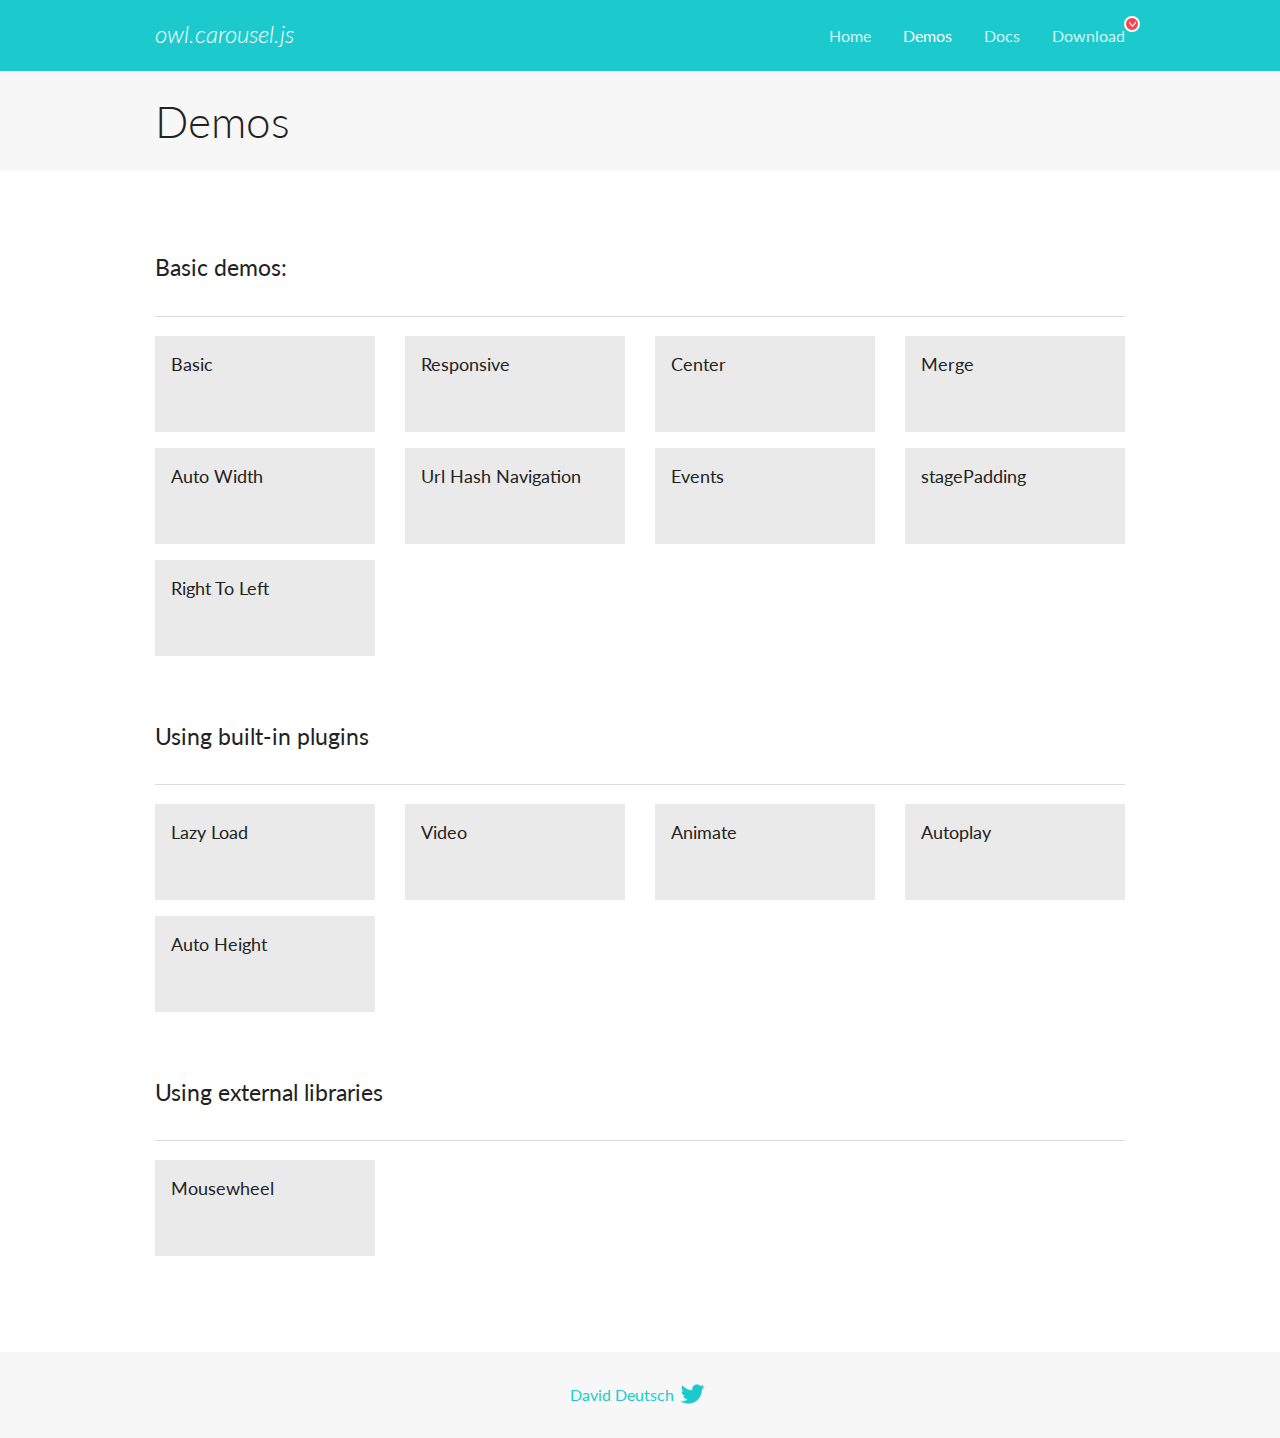
<file: aula-18/libs/owlcarousel/docs/demos/demos.html>
<!DOCTYPE html>
<html lang="en">
  <head>

    <!-- head -->
    <meta charset="utf-8">
    <meta name="msapplication-tap-highlight" content="no" />
    <meta name="viewport" content="width=device-width, initial-scale=1.0" />
    <meta name="description" content="A list of Owl Carousel examples.">
    <meta name="author" content="David Deutsch">
    <title>
      Demos | Owl Carousel | 2.3.4
    </title>

    <!-- Stylesheets -->
    <link href='https://fonts.googleapis.com/css?family=Lato:300,400,700,400italic,300italic' rel='stylesheet' type='text/css'>
    <link rel="stylesheet" href="../assets/css/docs.theme.min.css">

    <!-- Owl Stylesheets -->
    <link rel="stylesheet" href="../assets/owlcarousel/assets/owl.carousel.min.css">
    <link rel="stylesheet" href="../assets/owlcarousel/assets/owl.theme.default.min.css">

    <!-- HTML5 shim and Respond.js IE8 support of HTML5 elements and media queries -->

    <!--[if lt IE 9]>
      <script src="https://oss.maxcdn.com/libs/html5shiv/3.7.0/html5shiv.js"></script>
      <script src="https://oss.maxcdn.com/libs/respond.js/1.3.0/respond.min.js"></script>
    <![endif]-->

    <!-- Favicons -->
    <link rel="apple-touch-icon-precomposed" sizes="144x144" href="../assets/ico/apple-touch-icon-144-precomposed.png">
    <link rel="shortcut icon" href="../assets/ico/favicon.png">
    <link rel="shortcut icon" href="favicon.ico">

    <!-- Yeah i know js should not be in header. Its required for demos.-->

    <!-- javascript -->
    <script src="../assets/vendors/jquery.min.js"></script>
    <script src="../assets/owlcarousel/owl.carousel.js"></script>
  </head>
  <body>

    <!-- header -->
    <header class="header">
      <div class="row">
        <div class="large-12 columns">
          <div class="brand left">
            <h3>
              <a href="/OwlCarousel2/">owl.carousel.js</a> 
            </h3>
          </div>
          <a id="toggle-nav" class="right">
            <span></span> <span></span> <span></span> 
          </a> 
          <div class="nav-bar">
            <ul class="clearfix">
              <li> <a href="/OwlCarousel2/index.html">Home</a>  </li>
              <li class="active">
                <a href="/OwlCarousel2/demos/demos.html">Demos</a> 
              </li>
              <li> <a href="/OwlCarousel2/docs/started-welcome.html">Docs</a>  </li>
              <li>
                <a href="https://github.com/OwlCarousel2/OwlCarousel2/archive/2.3.4.zip">Download</a> 
                <span class="download"></span> 
              </li>
            </ul>
          </div>
        </div>
      </div>
    </header>

    <!-- title -->
    <section class="title">
      <div class="row">
        <div class="large-12 columns">
          <h1>Demos</h1>
        </div>
      </div>
    </section>

    <!--  Demos -->
    <section id="demos">
      <div class="row">
        <div class="large-12 columns">
          <h4 id="basic-demos-">Basic demos:</h4>
          <hr>
          <div class="demo-list">
            <div class="row">
              <div class="small-6 medium-4 large-3 columns">
                <a href="basic.html" class="demo-block">
                  <h5>Basic </h5>
                </a> 
              </div>
              <div class="small-6 medium-4 large-3 columns">
                <a href="responsive.html" class="demo-block">
                  <h5>Responsive </h5>
                </a> 
              </div>
              <div class="small-6 medium-4 large-3 columns">
                <a href="center.html" class="demo-block">
                  <h5>Center </h5>
                </a> 
              </div>
              <div class="small-6 medium-4 large-3 columns">
                <a href="merge.html" class="demo-block">
                  <h5>Merge </h5>
                </a> 
              </div>
              <div class="small-6 medium-4 large-3 columns">
                <a href="autowidth.html" class="demo-block">
                  <h5>Auto Width </h5>
                </a> 
              </div>
              <div class="small-6 medium-4 large-3 columns">
                <a href="urlhashnav.html" class="demo-block">
                  <h5>Url Hash Navigation </h5>
                </a> 
              </div>
              <div class="small-6 medium-4 large-3 columns">
                <a href="events.html" class="demo-block">
                  <h5>Events </h5>
                </a> 
              </div>
              <div class="small-6 medium-4 large-3 columns">
                <a href="stagepadding.html" class="demo-block">
                  <h5>stagePadding </h5>
                </a> 
              </div>
              <div class="small-6 medium-4 large-3 columns">
                <a href="rtl.html" class="demo-block">
                  <h5>Right To Left </h5>
                </a> 
              </div>
            </div>
          </div>
          <h4 id="using-built-in-plugins">Using built-in plugins</h4>
          <hr>
          <div class="demo-list">
            <div class="row">
              <div class="small-6 medium-4 large-3 columns">
                <a href="lazyLoad.html" class="demo-block">
                  <h5>Lazy Load </h5>
                </a> 
              </div>
              <div class="small-6 medium-4 large-3 columns">
                <a href="video.html" class="demo-block">
                  <h5>Video </h5>
                </a> 
              </div>
              <div class="small-6 medium-4 large-3 columns">
                <a href="animate.html" class="demo-block">
                  <h5>Animate </h5>
                </a> 
              </div>
              <div class="small-6 medium-4 large-3 columns">
                <a href="autoplay.html" class="demo-block">
                  <h5>Autoplay </h5>
                </a> 
              </div>
              <div class="small-6 medium-4 large-3 columns">
                <a href="autoheight.html" class="demo-block">
                  <h5>Auto Height </h5>
                </a> 
              </div>
            </div>
          </div>
          <h4 id="using-external-libraries">Using external libraries</h4>
          <hr>
          <div class="demo-list">
            <div class="row">
              <div class="small-6 medium-4 large-3 columns">
                <a href="mousewheel.html" class="demo-block">
                  <h5>Mousewheel </h5>
                </a> 
              </div>
            </div>
          </div>
        </div>
      </div>
    </section>

    <!-- footer -->
    <footer class="footer">
      <div class="row">
        <div class="large-12 columns">
          <h5>
            <a href="/OwlCarousel2/docs/support-contact.html">David Deutsch</a> 
            <a id="custom-tweet-button" href="https://twitter.com/share?url=https://github.com/OwlCarousel2/OwlCarousel2&text=Owl Carousel - This is so awesome! " target="_blank"></a> 
          </h5>
        </div>
      </div>
    </footer>

    <!-- vendors -->
    <script src="../assets/vendors/highlight.js"></script>
    <script src="../assets/js/app.js"></script>
  </body>
</html>
</file>
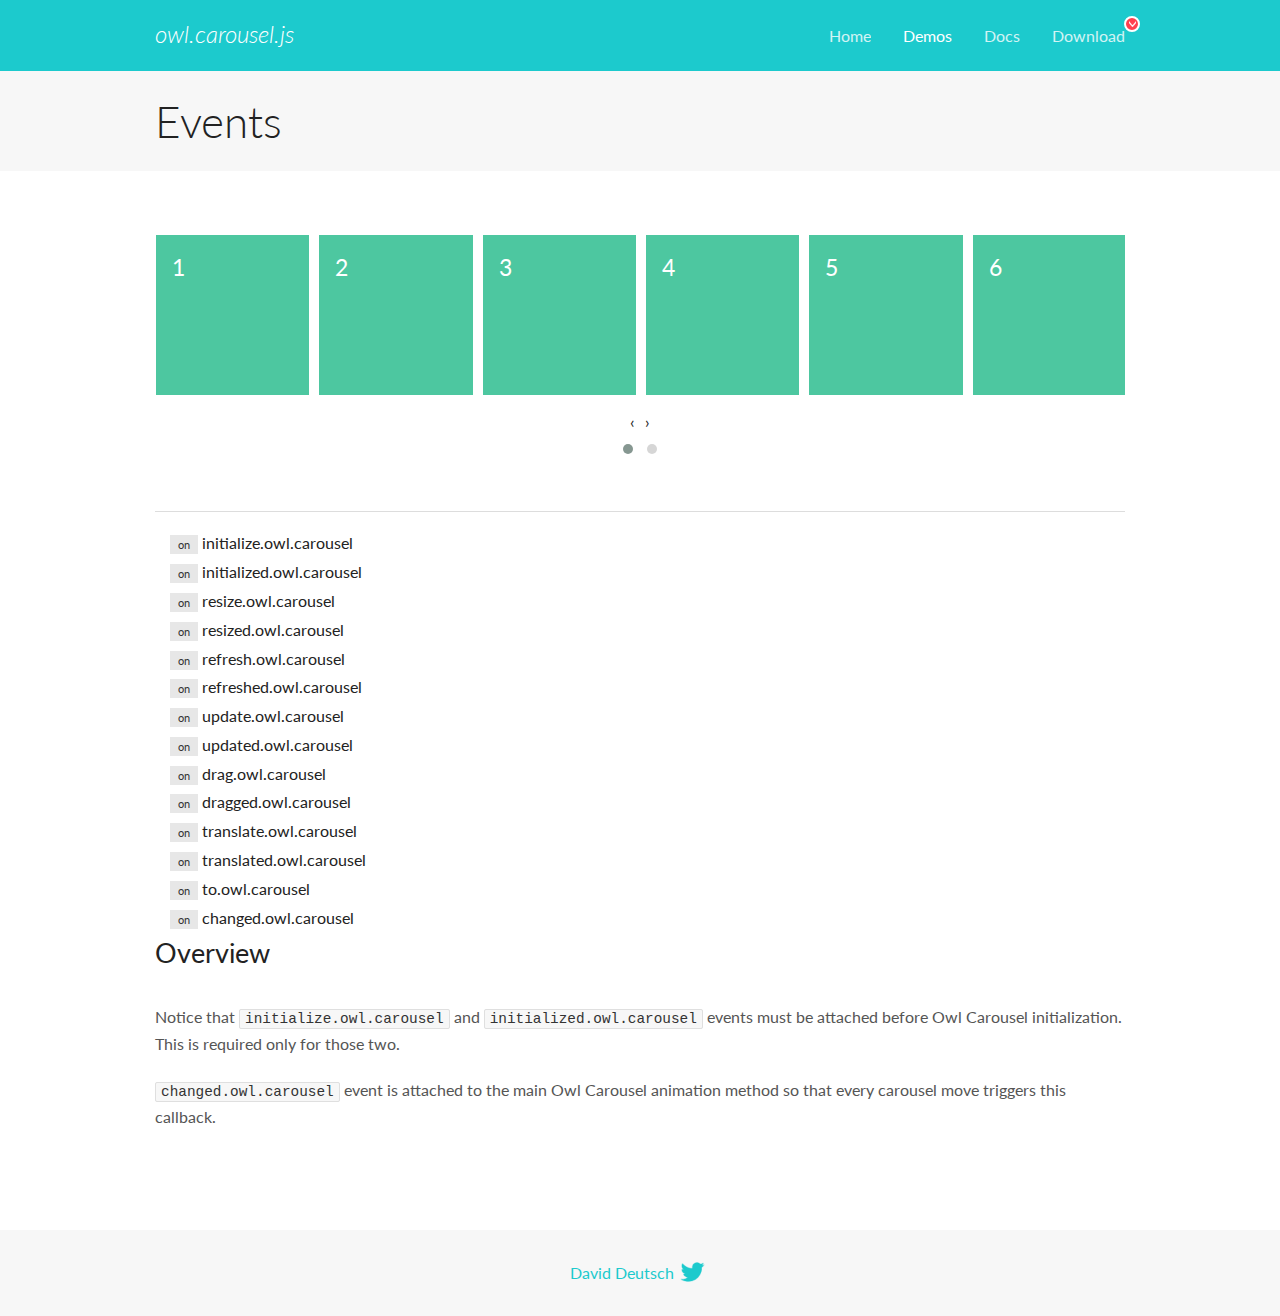
<file: aula-18/libs/owlcarousel/docs/demos/events.html>
<!DOCTYPE html>
<html lang="en">
  <head>

    <!-- head -->
    <meta charset="utf-8">
    <meta name="msapplication-tap-highlight" content="no" />
    <meta name="viewport" content="width=device-width, initial-scale=1.0" />
    <meta name="description" content="Events usage demo">
    <meta name="author" content="David Deutsch">
    <title>
      Events Demo | Owl Carousel | 2.3.4
    </title>

    <!-- Stylesheets -->
    <link href='https://fonts.googleapis.com/css?family=Lato:300,400,700,400italic,300italic' rel='stylesheet' type='text/css'>
    <link rel="stylesheet" href="../assets/css/docs.theme.min.css">

    <!-- Owl Stylesheets -->
    <link rel="stylesheet" href="../assets/owlcarousel/assets/owl.carousel.min.css">
    <link rel="stylesheet" href="../assets/owlcarousel/assets/owl.theme.default.min.css">

    <!-- HTML5 shim and Respond.js IE8 support of HTML5 elements and media queries -->

    <!--[if lt IE 9]>
      <script src="https://oss.maxcdn.com/libs/html5shiv/3.7.0/html5shiv.js"></script>
      <script src="https://oss.maxcdn.com/libs/respond.js/1.3.0/respond.min.js"></script>
    <![endif]-->

    <!-- Favicons -->
    <link rel="apple-touch-icon-precomposed" sizes="144x144" href="../assets/ico/apple-touch-icon-144-precomposed.png">
    <link rel="shortcut icon" href="../assets/ico/favicon.png">
    <link rel="shortcut icon" href="favicon.ico">

    <!-- Yeah i know js should not be in header. Its required for demos.-->

    <!-- javascript -->
    <script src="../assets/vendors/jquery.min.js"></script>
    <script src="../assets/owlcarousel/owl.carousel.js"></script>
  </head>
  <body>

    <!-- header -->
    <header class="header">
      <div class="row">
        <div class="large-12 columns">
          <div class="brand left">
            <h3>
              <a href="/OwlCarousel2/">owl.carousel.js</a> 
            </h3>
          </div>
          <a id="toggle-nav" class="right">
            <span></span> <span></span> <span></span> 
          </a> 
          <div class="nav-bar">
            <ul class="clearfix">
              <li> <a href="/OwlCarousel2/index.html">Home</a>  </li>
              <li class="active">
                <a href="/OwlCarousel2/demos/demos.html">Demos</a> 
              </li>
              <li> <a href="/OwlCarousel2/docs/started-welcome.html">Docs</a>  </li>
              <li>
                <a href="https://github.com/OwlCarousel2/OwlCarousel2/archive/2.3.4.zip">Download</a> 
                <span class="download"></span> 
              </li>
            </ul>
          </div>
        </div>
      </div>
    </header>

    <!-- title -->
    <section class="title">
      <div class="row">
        <div class="large-12 columns">
          <h1>Events</h1>
        </div>
      </div>
    </section>

    <!--  Demos -->
    <section id="demos">
      <div class="row">
        <div class="large-12 columns">
          <div class="owl-carousel owl-theme">
            <div class="item">
              <h4>1</h4>
            </div>
            <div class="item">
              <h4>2</h4>
            </div>
            <div class="item">
              <h4>3</h4>
            </div>
            <div class="item">
              <h4>4</h4>
            </div>
            <div class="item">
              <h4>5</h4>
            </div>
            <div class="item">
              <h4>6</h4>
            </div>
            <div class="item">
              <h4>7</h4>
            </div>
            <div class="item">
              <h4>8</h4>
            </div>
            <div class="item">
              <h4>9</h4>
            </div>
            <div class="item">
              <h4>10</h4>
            </div>
            <div class="item">
              <h4>11</h4>
            </div>
            <div class="item">
              <h4>12</h4>
            </div>
          </div>
          <hr>
          <div class="large-12 columns callbacks">
            <div><span class="label secondary initialize">on</span>  initialize.owl.carousel </div>
            <div><span class="label secondary initialized">on</span>  initialized.owl.carousel </div>
            <div><span class="label secondary resize">on</span>  resize.owl.carousel </div>
            <div><span class="label secondary resized">on</span>  resized.owl.carousel </div>
            <div><span class="label secondary refresh">on</span>  refresh.owl.carousel </div>
            <div><span class="label secondary refreshed">on</span>  refreshed.owl.carousel </div>
            <div><span class="label secondary update">on</span>  update.owl.carousel </div>
            <div><span class="label secondary updated">on</span>  updated.owl.carousel </div>
            <div><span class="label secondary drag">on</span>  drag.owl.carousel </div>
            <div><span class="label secondary dragged">on</span>  dragged.owl.carousel </div>
            <div><span class="label secondary translate">on</span>  translate.owl.carousel </div>
            <div><span class="label secondary translated">on</span>  translated.owl.carousel </div>
            <div><span class="label secondary to">on</span>  to.owl.carousel </div>
            <div><span class="label secondary changed">on</span>  changed.owl.carousel </div>
          </div>
          <h3 id="overview">Overview</h3>
          <p>Notice that <code>initialize.owl.carousel</code> and <code>initialized.owl.carousel</code> events must be attached before Owl Carousel initialization. This is required only for those two.</p>
          <p><code>changed.owl.carousel</code> event is attached to the main Owl Carousel animation method so that every carousel move triggers this callback.</p>
          <script>
            jQuery(document).ready(function($) {
              var owl = $('.owl-carousel');
              owl.on('initialize.owl.carousel initialized.owl.carousel ' +
                'initialize.owl.carousel initialize.owl.carousel ' +
                'resize.owl.carousel resized.owl.carousel ' +
                'refresh.owl.carousel refreshed.owl.carousel ' +
                'update.owl.carousel updated.owl.carousel ' +
                'drag.owl.carousel dragged.owl.carousel ' +
                'translate.owl.carousel translated.owl.carousel ' +
                'to.owl.carousel changed.owl.carousel',
                function(e) {
                  $('.' + e.type)
                    .removeClass('secondary')
                    .addClass('success');
                  window.setTimeout(function() {
                    $('.' + e.type)
                      .removeClass('success')
                      .addClass('secondary');
                  }, 500);
                });
              owl.owlCarousel({
                loop: true,
                nav: true,
                lazyLoad: true,
                margin: 10,
                video: true,
                responsive: {
                  0: {
                    items: 1
                  },
                  600: {
                    items: 3
                  },
                  960: {
                    items: 5,
                  },
                  1200: {
                    items: 6
                  }
                }
              });
            });
          </script>
        </div>
      </div>
    </section>

    <!-- footer -->
    <footer class="footer">
      <div class="row">
        <div class="large-12 columns">
          <h5>
            <a href="/OwlCarousel2/docs/support-contact.html">David Deutsch</a> 
            <a id="custom-tweet-button" href="https://twitter.com/share?url=https://github.com/OwlCarousel2/OwlCarousel2&text=Owl Carousel - This is so awesome! " target="_blank"></a> 
          </h5>
        </div>
      </div>
    </footer>

    <!-- vendors -->
    <script src="../assets/vendors/highlight.js"></script>
    <script src="../assets/js/app.js"></script>
  </body>
</html>
</file>
